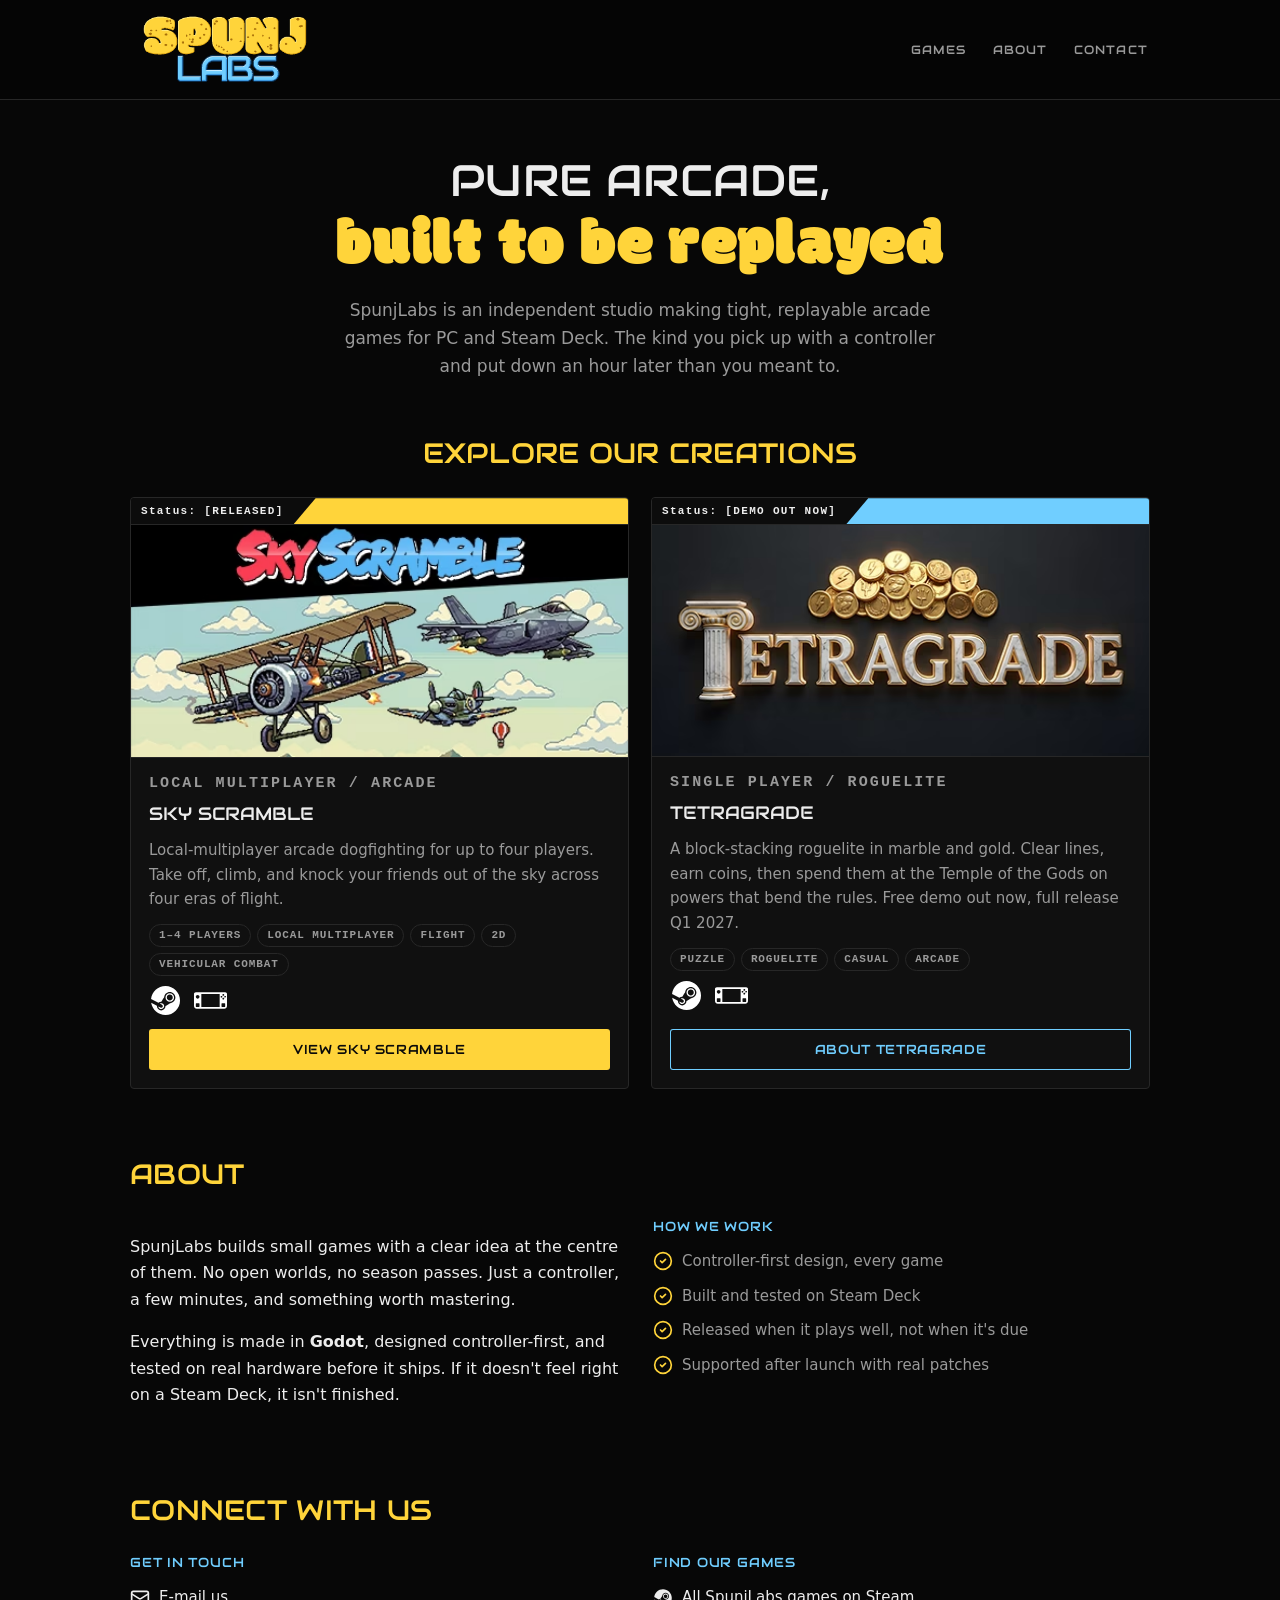
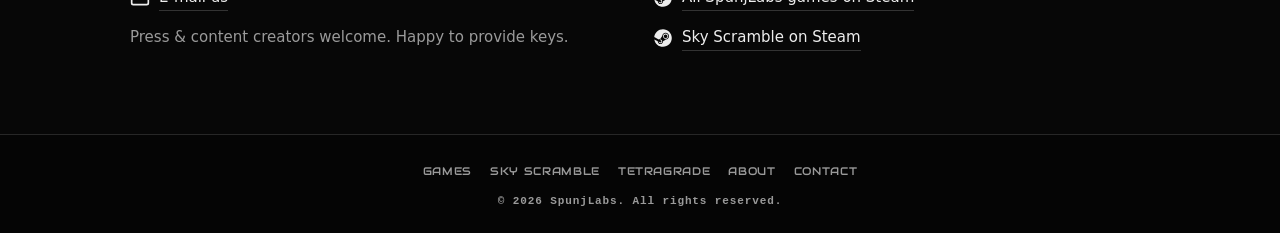
<file: index.html>
<!doctype html>
<html lang="en">
<head>
<meta charset="utf-8">
<meta name="viewport" content="width=device-width,initial-scale=1">
<title>SpunjLabs | Independent Game Studio</title>
<meta name="description" content="SpunjLabs is an independent game studio making pure arcade games for PC and Steam Deck, built to be replayed. Makers of Sky Scramble and Tetragrade.">
<link rel="canonical" href="https://spunjlabs.com/">
<meta name="color-scheme" content="dark">
<meta name="theme-color" content="#070707">
<link rel="preload" as="image" href="img/sky-scramble.avif" fetchpriority="high">
<link rel="icon" href="data:image/svg+xml,%3Csvg xmlns='http://www.w3.org/2000/svg' viewBox='0 0 32 32'%3E%3Crect width='32' height='32' rx='7' fill='%23070707'/%3E%3Ctext x='16' y='23' font-family='Verdana,DejaVu Sans,sans-serif' font-size='19' font-weight='700' fill='%23ffd43a' text-anchor='middle'%3ES%3C/text%3E%3Crect x='7' y='25' width='18' height='3' rx='1.5' fill='%2370ceff'/%3E%3C/svg%3E">
<meta property="og:type" content="website">
<meta property="og:site_name" content="SpunjLabs">
<meta property="og:title" content="SpunjLabs | Independent Game Studio">
<meta property="og:description" content="Pure arcade games for PC and Steam Deck, built to be replayed. Makers of Sky Scramble and Tetragrade.">
<meta property="og:url" content="https://spunjlabs.com/">
<meta property="og:image" content="https://spunjlabs.com/img/og-home.jpg">
<meta property="og:image:width" content="1200">
<meta property="og:image:height" content="630">
<meta name="twitter:card" content="summary_large_image">
<link rel="preconnect" href="https://fonts.googleapis.com">
<link rel="preconnect" href="https://fonts.gstatic.com" crossorigin>
<link rel="stylesheet" href="https://fonts.googleapis.com/css2?family=Audiowide&family=Modak&display=swap">
<link rel="stylesheet" href="style.css">
</head>
<body>
<a class="skip" href="#main">Skip to content</a>

<header class="site-head">
  <div class="head-in">
    <a class="brand" href="./" aria-label="SpunjLabs home">
      <img src="img/spunjlabs.png" alt="SpunjLabs" width="320" height="119" decoding="async">
    </a>
    <nav aria-label="Primary">
      <ul>
        <li><a href="#games">Games</a></li>
        <li><a href="#about">About</a></li>
        <li><a href="#contact">Contact</a></li>
      </ul>
    </nav>
  </div>
</header>

<main id="main">

  <div class="hero">
    <h1>Pure arcade,<br><span class="accent">built to be replayed</span></h1>
    <p class="lead">SpunjLabs is an independent studio making tight, replayable arcade games for PC and Steam Deck. The kind you pick up with a controller and put down an hour later than you meant to.</p>
  </div>

  <section class="sec center" id="games" aria-labelledby="games-h">
    <h2 id="games-h">Explore our creations</h2>
    <div class="grid">

      <article class="card">
        <div class="tab"><span>Status: [RELEASED]</span><i aria-hidden="true"></i></div>
        <a class="media" href="sky-scramble.html" tabindex="-1" aria-hidden="true">
          <img src="img/sky-scramble.avif" alt="Sky Scramble" width="460" height="215" fetchpriority="high" decoding="async">
        </a>
        <div class="card-body">
          <p class="eyebrow">Local Multiplayer / Arcade</p>
          <h3><a href="sky-scramble.html">Sky Scramble</a></h3>
          <p>Local-multiplayer arcade dogfighting for up to four players. Take off, climb, and knock your friends out of the sky across four eras of flight.</p>
          <ul class="chips">
            <li>1–4 Players</li><li>Local Multiplayer</li><li>Flight</li><li>2D</li><li>Vehicular Combat</li>
          </ul>
          <ul class="platforms">
            <li><svg xmlns="http://www.w3.org/2000/svg" viewBox="0 0 50 50" fill="currentColor" role="img" aria-label="Steam"><title>Steam</title><path d="M 25 3 C 13.59 3 4.209375 11.680781 3.109375 22.800781 L 14.300781 28.529297 C 15.430781 27.579297 16.9 27 18.5 27 L 18.550781 27 C 18.940781 26.4 19.389375 25.649141 19.859375 24.869141 C 20.839375 23.259141 21.939531 21.439062 23.019531 20.039062 C 23.259531 15.569063 26.97 12 31.5 12 C 36.19 12 40 15.81 40 20.5 C 40 25.03 36.430937 28.740469 31.960938 28.980469 C 30.560938 30.060469 28.750859 31.160859 27.130859 32.130859 C 26.350859 32.610859 25.6 33.059219 25 33.449219 L 25 33.5 C 25 37.09 22.09 40 18.5 40 C 14.91 40 12 37.09 12 33.5 C 12 33.33 12.009531 33.17 12.019531 33 L 3.2792969 28.519531 C 4.9692969 38.999531 14.05 47 25 47 C 37.15 47 47 37.15 47 25 C 47 12.85 37.15 3 25 3 z M 31.5 14 C 27.92 14 25 16.92 25 20.5 C 25 24.08 27.92 27 31.5 27 C 35.08 27 38 24.08 38 20.5 C 38 16.92 35.08 14 31.5 14 z M 31.5 16 C 33.99 16 36 18.01 36 20.5 C 36 22.99 33.99 25 31.5 25 C 29.01 25 27 22.99 27 20.5 C 27 18.01 29.01 16 31.5 16 z M 18.5 29 C 17.71 29 16.960313 29.200312 16.320312 29.570312 L 19.640625 31.269531 C 20.870625 31.899531 21.350469 33.410625 20.730469 34.640625 C 20.280469 35.500625 19.41 36 18.5 36 C 18.11 36 17.729375 35.910469 17.359375 35.730469 L 14.029297 34.019531 C 14.289297 36.259531 16.19 38 18.5 38 C 20.99 38 23 35.99 23 33.5 C 23 31.01 20.99 29 18.5 29 z"/></svg></li>
            <li><svg xmlns="http://www.w3.org/2000/svg" viewBox="0 0 36 36" fill="none" role="img" aria-label="Steam Deck"><title>Steam Deck</title><path fill="currentColor" fill-rule="evenodd" clip-rule="evenodd" d="M0 11C0 9.89543 0.895431 9 2 9H34C35.1046 9 36 9.89543 36 11V24C36 25.6569 34.6569 27 33 27H3C1.34315 27 0 25.6569 0 24V11ZM33 16C33 16.5523 32.5523 17 32 17C31.4477 17 31 16.5523 31 16C31 15.4477 31.4477 15 32 15C32.5523 15 33 15.4477 33 16ZM32 13C32.5523 13 33 12.5523 33 12C33 11.4477 32.5523 11 32 11C31.4477 11 31 11.4477 31 12C31 12.5523 31.4477 13 32 13ZM35 14C35 14.5523 34.5523 15 34 15C33.4477 15 33 14.5523 33 14C33 13.4477 33.4477 13 34 13C34.5523 13 35 13.4477 35 14ZM30 15C30.5523 15 31 14.5523 31 14C31 13.4477 30.5523 13 30 13C29.4477 13 29 13.4477 29 14C29 14.5523 29.4477 15 30 15ZM6 14C6 15.1046 5.10457 16 4 16C2.89543 16 2 15.1046 2 14C2 12.8954 2.89543 12 4 12C5.10457 12 6 12.8954 6 14ZM2.5 21C2.22386 21 2 21.2239 2 21.5V24.5C2 24.7761 2.22386 25 2.5 25H5.5C5.77614 25 6 24.7761 6 24.5V21.5C6 21.2239 5.77614 21 5.5 21H2.5ZM30 21.5C30 21.2239 30.2239 21 30.5 21H33.5C33.7761 21 34 21.2239 34 21.5V24.5C34 24.7761 33.7761 25 33.5 25H30.5C30.2239 25 30 24.7761 30 24.5V21.5ZM28 11H8V25H28V11Z"/></svg></li>
          </ul>
          <a class="btn" href="sky-scramble.html">View Sky Scramble</a>
        </div>
      </article>

      <article class="card">
        <div class="tab"><span>Status: [DEMO OUT NOW]</span><i class="blue" aria-hidden="true"></i></div>
        <a class="media" href="tetragrade.html" tabindex="-1" aria-hidden="true">
          <img src="img/tetragrade.avif" alt="Tetragrade" width="920" height="430" decoding="async">
        </a>
        <div class="card-body">
          <p class="eyebrow">Single Player / Roguelite</p>
          <h3><a href="tetragrade.html">Tetragrade</a></h3>
          <p>A block-stacking roguelite in marble and gold. Clear lines, earn coins, then spend them at the Temple of the Gods on powers that bend the rules. Free demo out now, full release Q1 2027.</p>
          <ul class="chips">
            <li>Puzzle</li><li>Roguelite</li><li>Casual</li><li>Arcade</li>
          </ul>
          <ul class="platforms">
            <li><svg xmlns="http://www.w3.org/2000/svg" viewBox="0 0 50 50" fill="currentColor" role="img" aria-label="Steam"><title>Steam</title><path d="M 25 3 C 13.59 3 4.209375 11.680781 3.109375 22.800781 L 14.300781 28.529297 C 15.430781 27.579297 16.9 27 18.5 27 L 18.550781 27 C 18.940781 26.4 19.389375 25.649141 19.859375 24.869141 C 20.839375 23.259141 21.939531 21.439062 23.019531 20.039062 C 23.259531 15.569063 26.97 12 31.5 12 C 36.19 12 40 15.81 40 20.5 C 40 25.03 36.430937 28.740469 31.960938 28.980469 C 30.560938 30.060469 28.750859 31.160859 27.130859 32.130859 C 26.350859 32.610859 25.6 33.059219 25 33.449219 L 25 33.5 C 25 37.09 22.09 40 18.5 40 C 14.91 40 12 37.09 12 33.5 C 12 33.33 12.009531 33.17 12.019531 33 L 3.2792969 28.519531 C 4.9692969 38.999531 14.05 47 25 47 C 37.15 47 47 37.15 47 25 C 47 12.85 37.15 3 25 3 z M 31.5 14 C 27.92 14 25 16.92 25 20.5 C 25 24.08 27.92 27 31.5 27 C 35.08 27 38 24.08 38 20.5 C 38 16.92 35.08 14 31.5 14 z M 31.5 16 C 33.99 16 36 18.01 36 20.5 C 36 22.99 33.99 25 31.5 25 C 29.01 25 27 22.99 27 20.5 C 27 18.01 29.01 16 31.5 16 z M 18.5 29 C 17.71 29 16.960313 29.200312 16.320312 29.570312 L 19.640625 31.269531 C 20.870625 31.899531 21.350469 33.410625 20.730469 34.640625 C 20.280469 35.500625 19.41 36 18.5 36 C 18.11 36 17.729375 35.910469 17.359375 35.730469 L 14.029297 34.019531 C 14.289297 36.259531 16.19 38 18.5 38 C 20.99 38 23 35.99 23 33.5 C 23 31.01 20.99 29 18.5 29 z"/></svg></li>
            <li><svg xmlns="http://www.w3.org/2000/svg" viewBox="0 0 36 36" fill="none" role="img" aria-label="Steam Deck"><title>Steam Deck</title><path fill="currentColor" fill-rule="evenodd" clip-rule="evenodd" d="M0 11C0 9.89543 0.895431 9 2 9H34C35.1046 9 36 9.89543 36 11V24C36 25.6569 34.6569 27 33 27H3C1.34315 27 0 25.6569 0 24V11ZM33 16C33 16.5523 32.5523 17 32 17C31.4477 17 31 16.5523 31 16C31 15.4477 31.4477 15 32 15C32.5523 15 33 15.4477 33 16ZM32 13C32.5523 13 33 12.5523 33 12C33 11.4477 32.5523 11 32 11C31.4477 11 31 11.4477 31 12C31 12.5523 31.4477 13 32 13ZM35 14C35 14.5523 34.5523 15 34 15C33.4477 15 33 14.5523 33 14C33 13.4477 33.4477 13 34 13C34.5523 13 35 13.4477 35 14ZM30 15C30.5523 15 31 14.5523 31 14C31 13.4477 30.5523 13 30 13C29.4477 13 29 13.4477 29 14C29 14.5523 29.4477 15 30 15ZM6 14C6 15.1046 5.10457 16 4 16C2.89543 16 2 15.1046 2 14C2 12.8954 2.89543 12 4 12C5.10457 12 6 12.8954 6 14ZM2.5 21C2.22386 21 2 21.2239 2 21.5V24.5C2 24.7761 2.22386 25 2.5 25H5.5C5.77614 25 6 24.7761 6 24.5V21.5C6 21.2239 5.77614 21 5.5 21H2.5ZM30 21.5C30 21.2239 30.2239 21 30.5 21H33.5C33.7761 21 34 21.2239 34 21.5V24.5C34 24.7761 33.7761 25 33.5 25H30.5C30.2239 25 30 24.7761 30 24.5V21.5ZM28 11H8V25H28V11Z"/></svg></li>
          </ul>
          <a class="btn ghost" href="tetragrade.html" aria-label="Learn more about Tetragrade">About Tetragrade</a>
        </div>
      </article>

    </div>
  </section>

  <section class="sec cv" id="about" aria-labelledby="about-h">
    <h2 id="about-h">About</h2>
    <div class="cols">
      <div>
        <p>SpunjLabs builds small games with a clear idea at the centre of them. No open worlds, no season passes. Just a controller, a few minutes, and something worth mastering.</p>
        <p>Everything is made in <strong>Godot</strong>, designed controller-first, and tested on real hardware before it ships. If it doesn't feel right on a Steam Deck, it isn't finished.</p>
      </div>
      <div>
        <h3>How we work</h3>
        <ul class="link-list check-list">
          <li class="note"><svg xmlns="http://www.w3.org/2000/svg" viewBox="0 0 24 24" fill="none" stroke="currentColor" stroke-width="2" stroke-linecap="round" stroke-linejoin="round" aria-hidden="true" focusable="false"><circle cx="12" cy="12" r="10"/><path d="m9 12 2 2 4-4"/></svg><span>Controller-first design, every game</span></li>
          <li class="note"><svg xmlns="http://www.w3.org/2000/svg" viewBox="0 0 24 24" fill="none" stroke="currentColor" stroke-width="2" stroke-linecap="round" stroke-linejoin="round" aria-hidden="true" focusable="false"><circle cx="12" cy="12" r="10"/><path d="m9 12 2 2 4-4"/></svg><span>Built and tested on Steam Deck</span></li>
          <li class="note"><svg xmlns="http://www.w3.org/2000/svg" viewBox="0 0 24 24" fill="none" stroke="currentColor" stroke-width="2" stroke-linecap="round" stroke-linejoin="round" aria-hidden="true" focusable="false"><circle cx="12" cy="12" r="10"/><path d="m9 12 2 2 4-4"/></svg><span>Released when it plays well, not when it&#39;s due</span></li>
          <li class="note"><svg xmlns="http://www.w3.org/2000/svg" viewBox="0 0 24 24" fill="none" stroke="currentColor" stroke-width="2" stroke-linecap="round" stroke-linejoin="round" aria-hidden="true" focusable="false"><circle cx="12" cy="12" r="10"/><path d="m9 12 2 2 4-4"/></svg><span>Supported after launch with real patches</span></li>
        </ul>
      </div>
    </div>
  </section>

  <section class="sec cv" id="contact" aria-labelledby="contact-h">
    <h2 id="contact-h">Connect with us</h2>
    <div class="cols">
      <div>
        <h3>Get in touch</h3>
        <ul class="link-list">
          <li><a class="icon-link" href="mailto:spunjlabs@gmail.com"><svg xmlns="http://www.w3.org/2000/svg" viewBox="0 0 24 24" fill="none" stroke="currentColor" stroke-width="2" stroke-linecap="round" stroke-linejoin="round" aria-hidden="true" focusable="false"><path d="m22 7-8.991 5.727a2 2 0 0 1-2.009 0L2 7"/><rect x="2" y="4" width="20" height="16" rx="2"/></svg><span>E-mail us</span></a></li>
          <li class="note">Press &amp; content creators welcome. Happy to provide keys.</li>
        </ul>
      </div>
      <div>
        <h3>Find our games</h3>
        <ul class="link-list">
          <li><a class="icon-link" href="https://store.steampowered.com/search/?developer=SpunjLabs" rel="noopener"><svg xmlns="http://www.w3.org/2000/svg" viewBox="0 0 50 50" fill="currentColor" aria-hidden="true" focusable="false"><path d="M 25 3 C 13.59 3 4.209375 11.680781 3.109375 22.800781 L 14.300781 28.529297 C 15.430781 27.579297 16.9 27 18.5 27 L 18.550781 27 C 18.940781 26.4 19.389375 25.649141 19.859375 24.869141 C 20.839375 23.259141 21.939531 21.439062 23.019531 20.039062 C 23.259531 15.569063 26.97 12 31.5 12 C 36.19 12 40 15.81 40 20.5 C 40 25.03 36.430937 28.740469 31.960938 28.980469 C 30.560938 30.060469 28.750859 31.160859 27.130859 32.130859 C 26.350859 32.610859 25.6 33.059219 25 33.449219 L 25 33.5 C 25 37.09 22.09 40 18.5 40 C 14.91 40 12 37.09 12 33.5 C 12 33.33 12.009531 33.17 12.019531 33 L 3.2792969 28.519531 C 4.9692969 38.999531 14.05 47 25 47 C 37.15 47 47 37.15 47 25 C 47 12.85 37.15 3 25 3 z M 31.5 14 C 27.92 14 25 16.92 25 20.5 C 25 24.08 27.92 27 31.5 27 C 35.08 27 38 24.08 38 20.5 C 38 16.92 35.08 14 31.5 14 z M 31.5 16 C 33.99 16 36 18.01 36 20.5 C 36 22.99 33.99 25 31.5 25 C 29.01 25 27 22.99 27 20.5 C 27 18.01 29.01 16 31.5 16 z M 18.5 29 C 17.71 29 16.960313 29.200312 16.320312 29.570312 L 19.640625 31.269531 C 20.870625 31.899531 21.350469 33.410625 20.730469 34.640625 C 20.280469 35.500625 19.41 36 18.5 36 C 18.11 36 17.729375 35.910469 17.359375 35.730469 L 14.029297 34.019531 C 14.289297 36.259531 16.19 38 18.5 38 C 20.99 38 23 35.99 23 33.5 C 23 31.01 20.99 29 18.5 29 z"/></svg><span>All SpunjLabs games on Steam</span></a></li>
          <li><a class="icon-link" href="https://store.steampowered.com/app/4885880/" rel="noopener"><svg xmlns="http://www.w3.org/2000/svg" viewBox="0 0 50 50" fill="currentColor" aria-hidden="true" focusable="false"><path d="M 25 3 C 13.59 3 4.209375 11.680781 3.109375 22.800781 L 14.300781 28.529297 C 15.430781 27.579297 16.9 27 18.5 27 L 18.550781 27 C 18.940781 26.4 19.389375 25.649141 19.859375 24.869141 C 20.839375 23.259141 21.939531 21.439062 23.019531 20.039062 C 23.259531 15.569063 26.97 12 31.5 12 C 36.19 12 40 15.81 40 20.5 C 40 25.03 36.430937 28.740469 31.960938 28.980469 C 30.560938 30.060469 28.750859 31.160859 27.130859 32.130859 C 26.350859 32.610859 25.6 33.059219 25 33.449219 L 25 33.5 C 25 37.09 22.09 40 18.5 40 C 14.91 40 12 37.09 12 33.5 C 12 33.33 12.009531 33.17 12.019531 33 L 3.2792969 28.519531 C 4.9692969 38.999531 14.05 47 25 47 C 37.15 47 47 37.15 47 25 C 47 12.85 37.15 3 25 3 z M 31.5 14 C 27.92 14 25 16.92 25 20.5 C 25 24.08 27.92 27 31.5 27 C 35.08 27 38 24.08 38 20.5 C 38 16.92 35.08 14 31.5 14 z M 31.5 16 C 33.99 16 36 18.01 36 20.5 C 36 22.99 33.99 25 31.5 25 C 29.01 25 27 22.99 27 20.5 C 27 18.01 29.01 16 31.5 16 z M 18.5 29 C 17.71 29 16.960313 29.200312 16.320312 29.570312 L 19.640625 31.269531 C 20.870625 31.899531 21.350469 33.410625 20.730469 34.640625 C 20.280469 35.500625 19.41 36 18.5 36 C 18.11 36 17.729375 35.910469 17.359375 35.730469 L 14.029297 34.019531 C 14.289297 36.259531 16.19 38 18.5 38 C 20.99 38 23 35.99 23 33.5 C 23 31.01 20.99 29 18.5 29 z"/></svg><span>Sky Scramble on Steam</span></a></li>
        </ul>
      </div>
    </div>
  </section>

</main>

<footer class="site-foot">
  <div class="foot-in">
    <nav aria-label="Footer">
      <ul class="foot-nav">
        <li><a href="#games">Games</a></li>
        <li><a href="sky-scramble.html">Sky Scramble</a></li>
        <li><a href="tetragrade.html">Tetragrade</a></li>
        <li><a href="#about">About</a></li>
        <li><a href="mailto:spunjlabs@gmail.com">Contact</a></li>
      </ul>
    </nav>
    <p class="copy">© 2026 SpunjLabs. All rights reserved.</p>
  </div>
</footer>

<script type="application/ld+json">
{"@context":"https://schema.org","@type":"Organization","name":"SpunjLabs","url":"https://spunjlabs.com/","logo":"https://spunjlabs.com/img/spunjlabs.png","description":"Independent game studio making pure arcade games for PC and Steam Deck, built to be replayed.","sameAs":["https://store.steampowered.com/search/?developer=SpunjLabs"]}
</script>
</body>
</html>
</file>
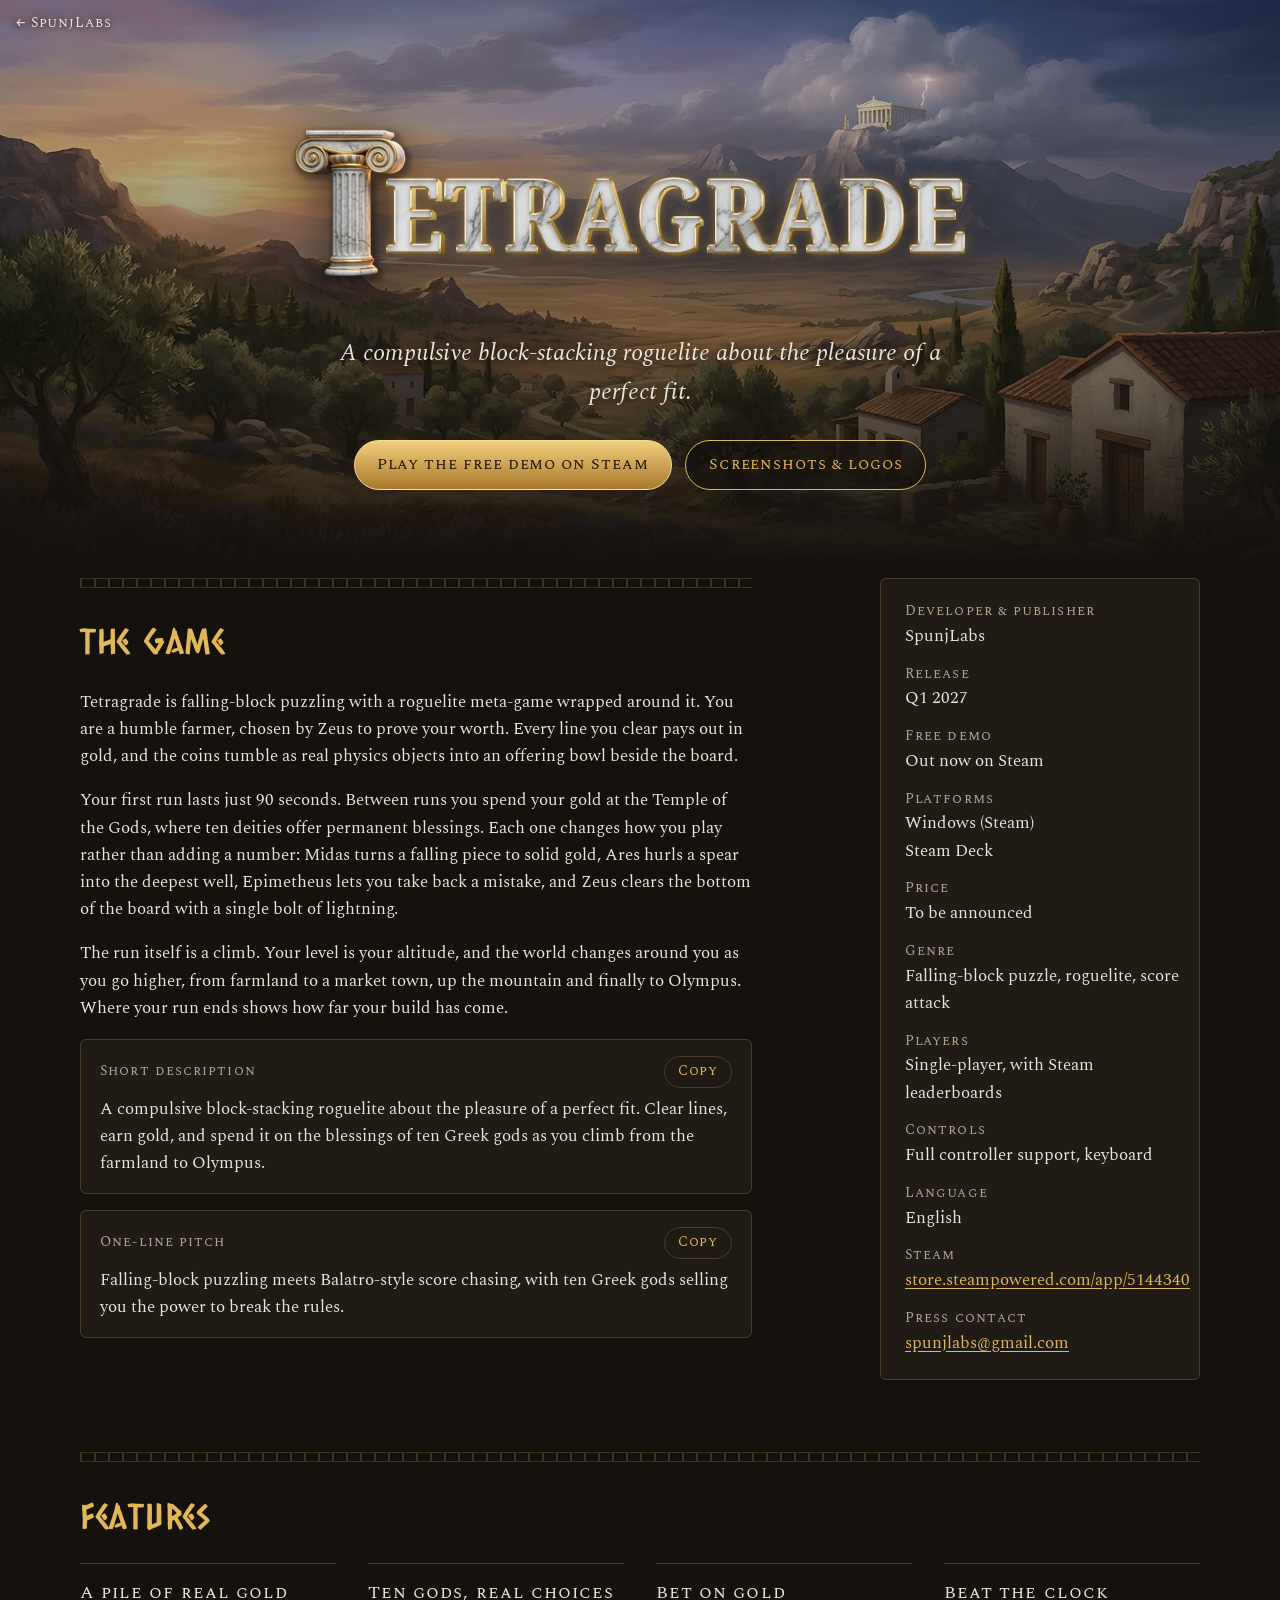
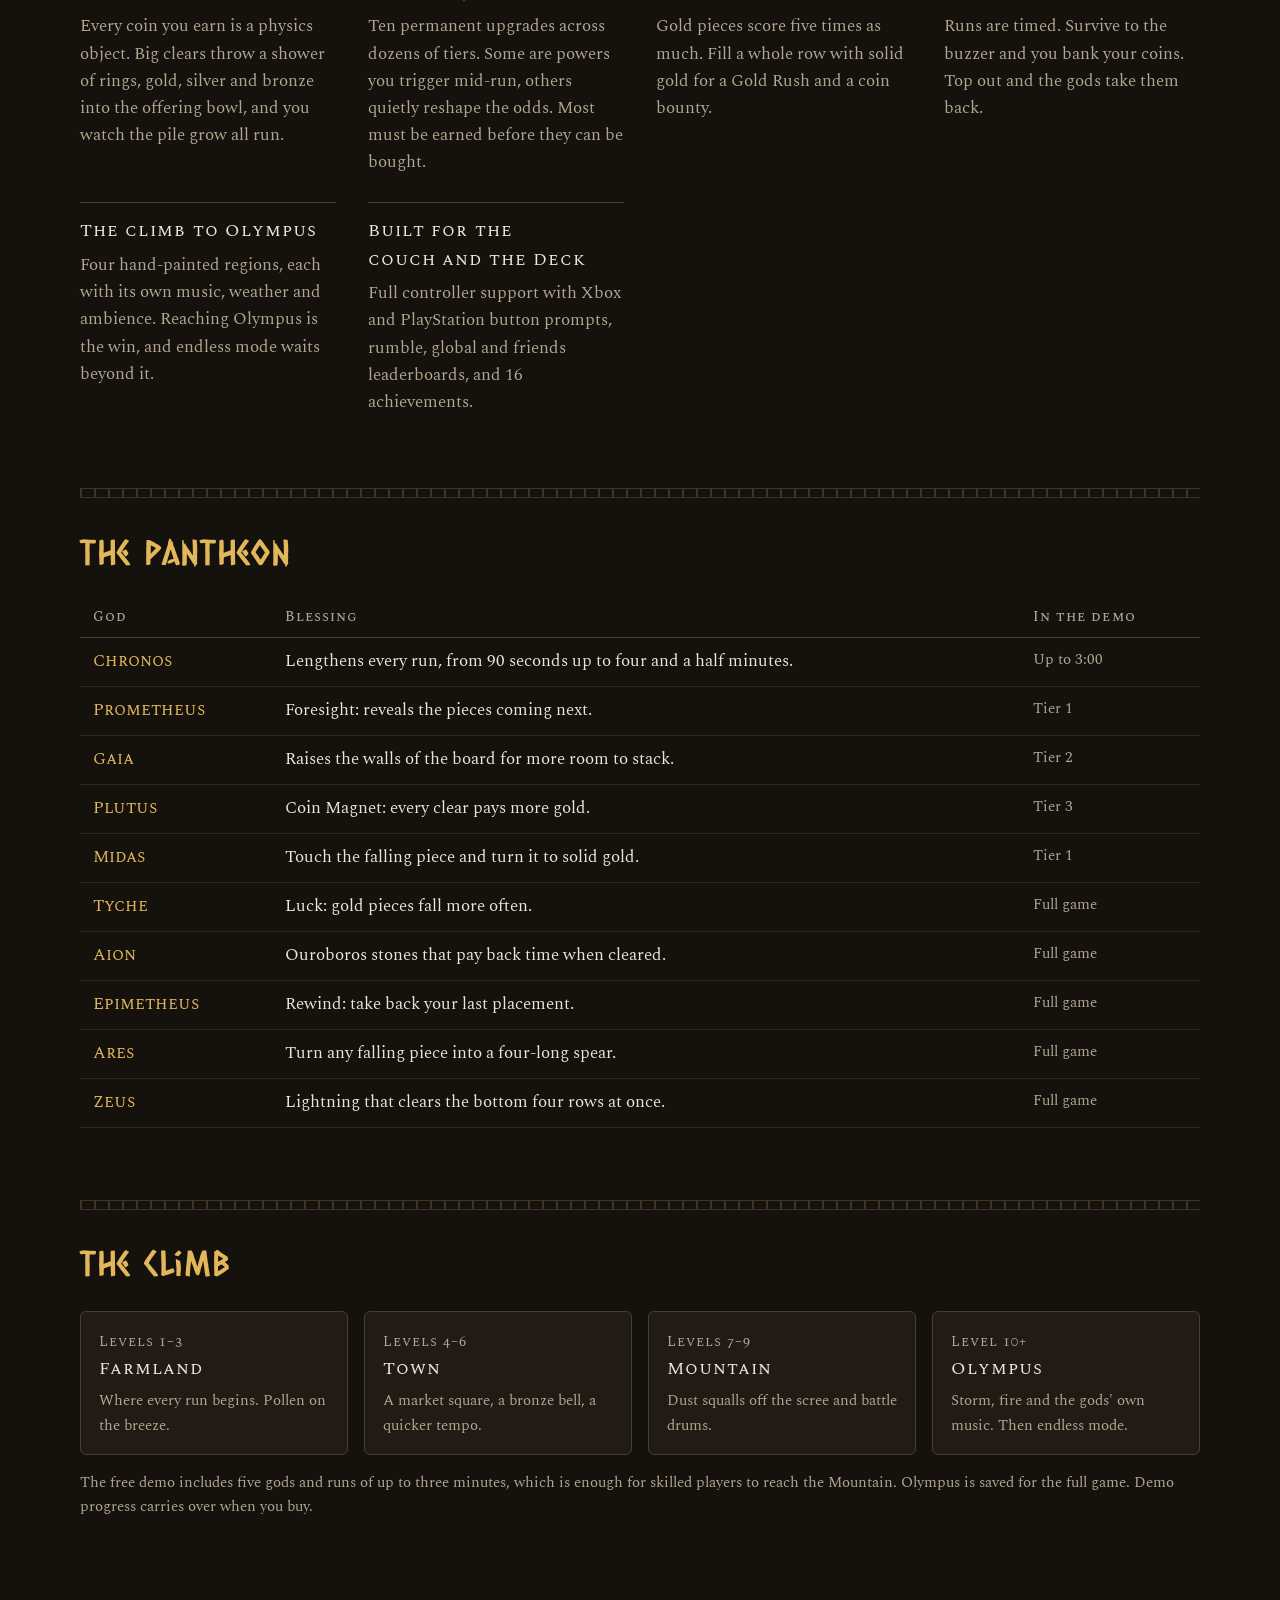
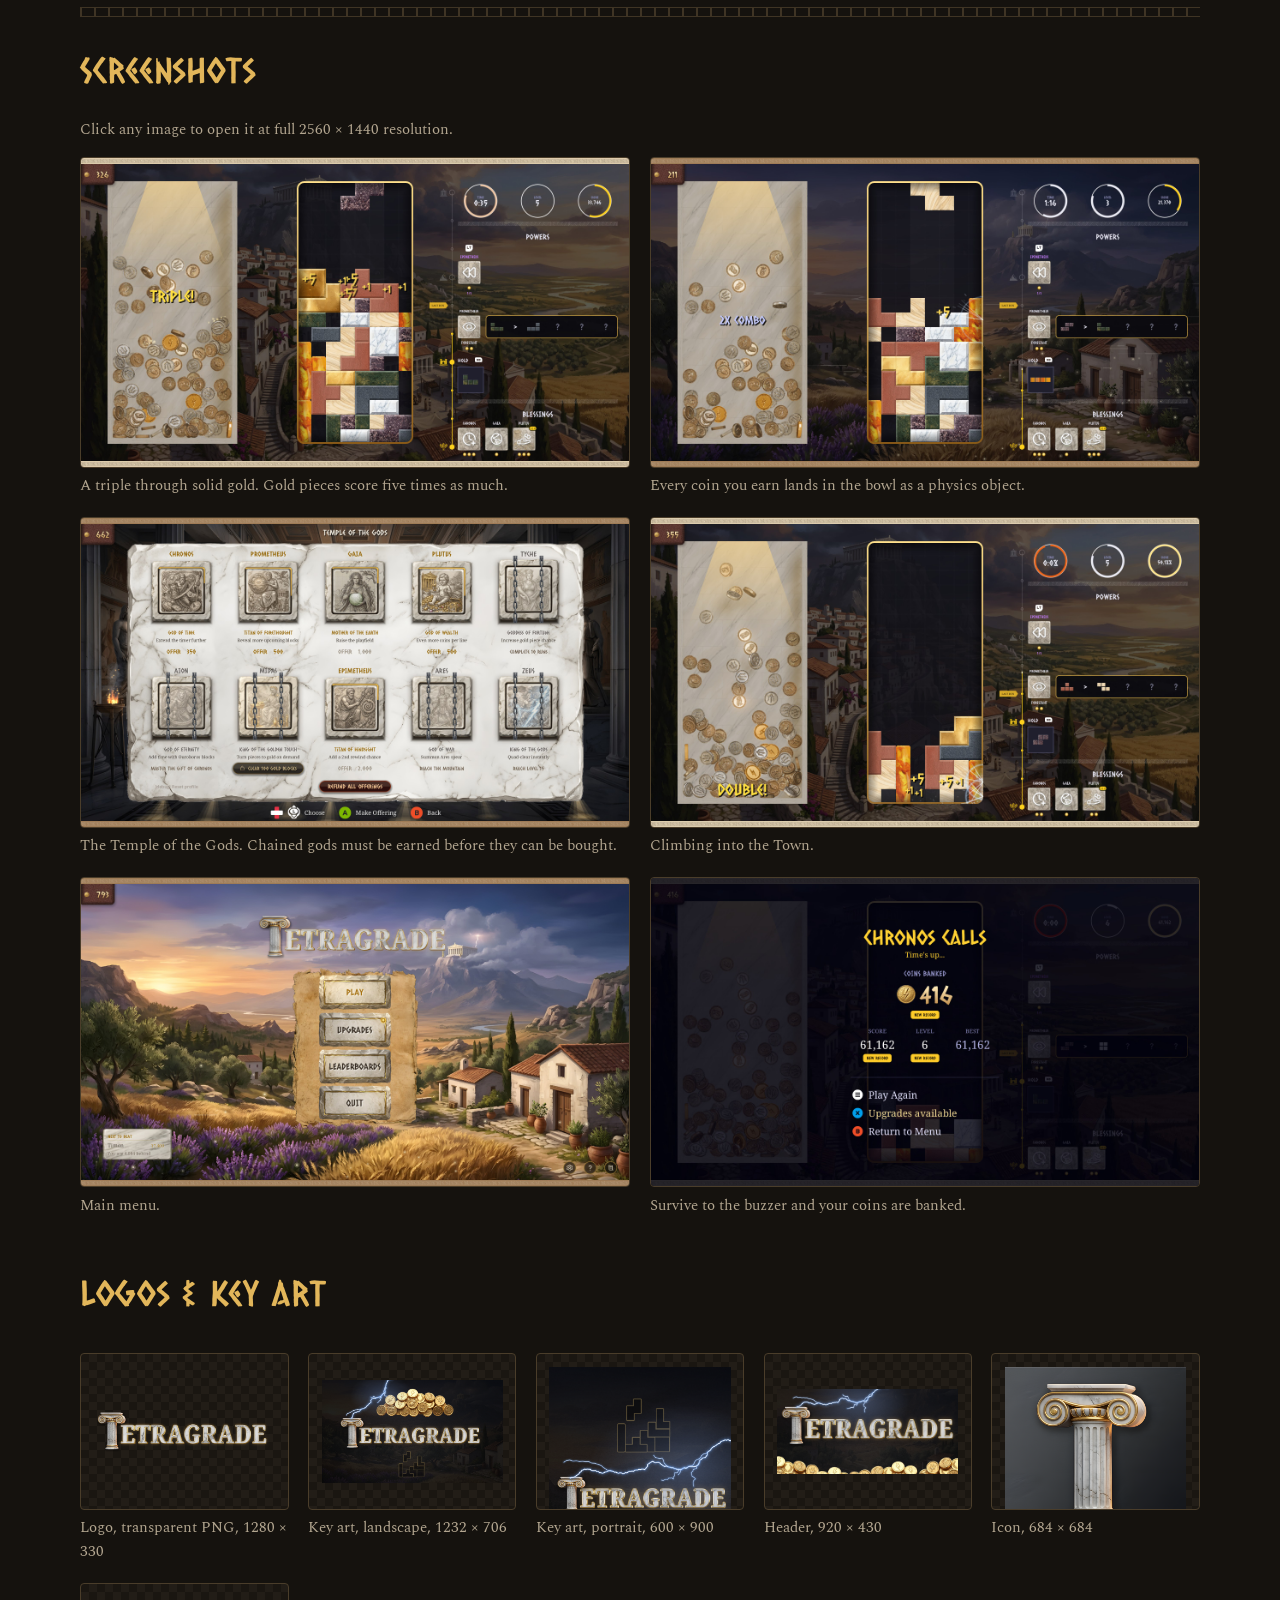
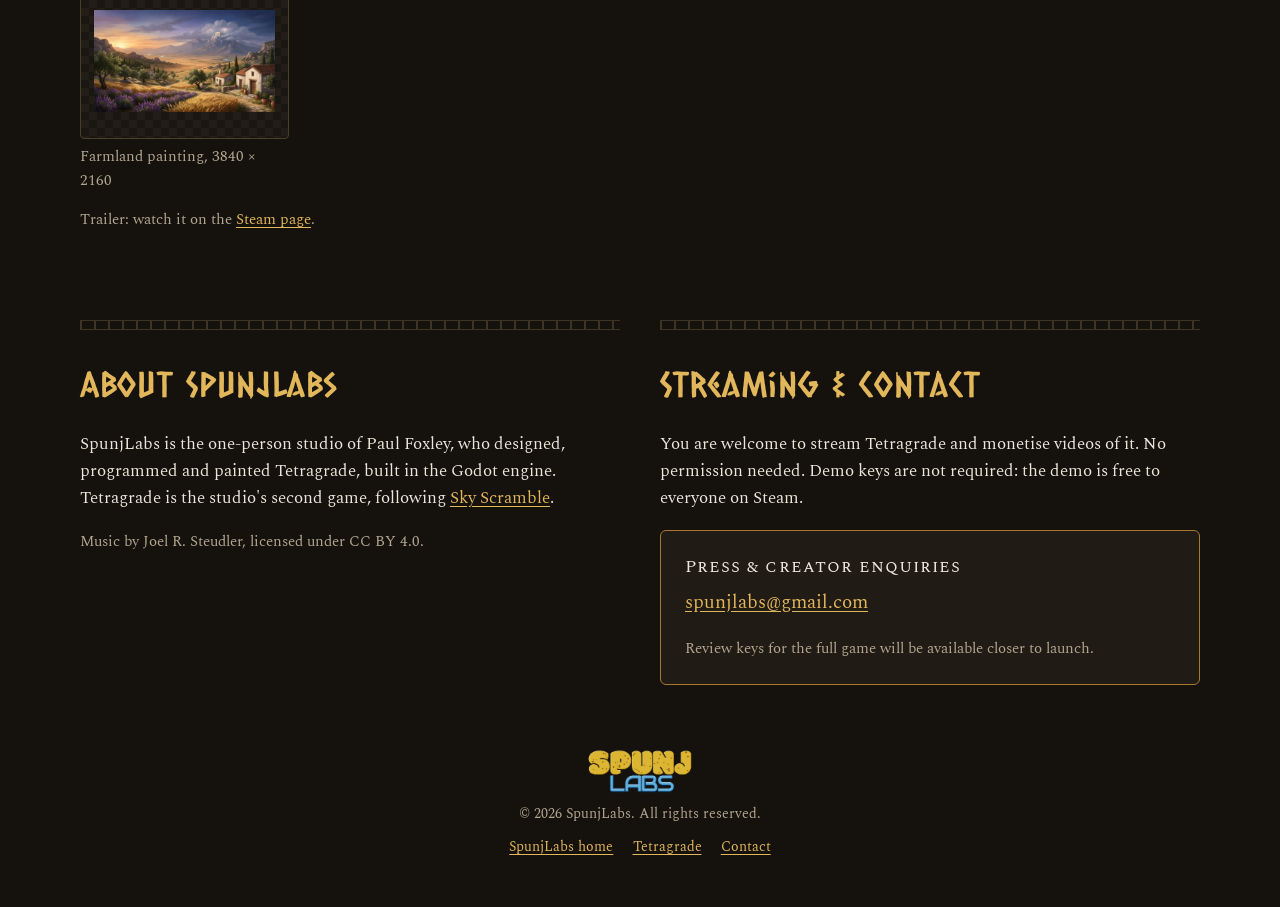
<file: tetragrade-press/index.html>
<!doctype html>
<html lang="en">
<head>
<meta charset="utf-8">
<meta name="viewport" content="width=device-width,initial-scale=1,viewport-fit=cover">
<title>Tetragrade Press Kit | SpunjLabs</title>
<meta name="description" content="Press kit for Tetragrade, a compulsive block-stacking roguelite by SpunjLabs. Fact sheet, descriptions, features, screenshots, logos and key art.">
<link rel="canonical" href="https://spunjlabs.com/tetragrade-press/">
<meta name="color-scheme" content="dark">
<meta name="theme-color" content="#15120e">
<link rel="icon" href="data:image/svg+xml,%3Csvg xmlns='http://www.w3.org/2000/svg' viewBox='0 0 32 32'%3E%3Crect width='32' height='32' rx='7' fill='%23070707'/%3E%3Ctext x='16' y='23' font-family='Verdana,DejaVu Sans,sans-serif' font-size='19' font-weight='700' fill='%23ffd43a' text-anchor='middle'%3ES%3C/text%3E%3Crect x='7' y='25' width='18' height='3' rx='1.5' fill='%2370ceff'/%3E%3C/svg%3E">
<meta property="og:type" content="website">
<meta property="og:site_name" content="SpunjLabs">
<meta property="og:title" content="Tetragrade Press Kit | SpunjLabs">
<meta property="og:description" content="A compulsive block-stacking roguelite about the pleasure of a perfect fit. Fact sheet, screenshots, logos and key art.">
<meta property="og:url" content="https://spunjlabs.com/tetragrade-press/">
<meta property="og:image" content="https://spunjlabs.com/tetragrade-press/media/keyart-wide.png">
<meta property="og:image:width" content="1232">
<meta property="og:image:height" content="706">
<meta name="twitter:card" content="summary_large_image">
<link rel="preload" as="image" href="media/hero-bg.jpg" fetchpriority="high">
<link rel="preconnect" href="https://fonts.googleapis.com">
<link rel="preconnect" href="https://fonts.gstatic.com" crossorigin>
<link rel="stylesheet" href="https://fonts.googleapis.com/css2?family=Caesar+Dressing&family=Spectral:ital,wght@0,400;0,500;0,700;1,400&family=Spectral+SC:wght@500&display=swap">
<style>
/* Layout: a temple frieze. Full-bleed painted hero, then a single 72rem column of marble
   "tablets" on night stone, with a fact-sheet aside beside the description on wide screens. */
:root {
  --night: #15120e;        /* page ground: the in-game backdrop at a third brightness */
  --stone: #201b15;        /* raised panels */
  --rule: #4a3d2a;         /* hairlines, frames */
  --marble: #ece6da;       /* body text, read as pale stone */
  --muted: #b3a690;        /* captions, labels */
  --gold: #e2b65a;         /* the one accent: coins, headings */
  --gold-deep: #a8792c;
  --display: "Caesar Dressing", "Trajan Pro", Georgia, serif;
  --body: "Spectral", Georgia, "Times New Roman", serif;
  --label: "Spectral SC", "Spectral", Georgia, serif;
  color-scheme: dark;
}
* { box-sizing: border-box; }
html { scroll-padding-top: env(safe-area-inset-top, 0px); }
body { margin: 0; padding: env(safe-area-inset-top, 0px) 0 env(safe-area-inset-bottom, 0px); background: var(--night); color: var(--marble); font-family: var(--body); font-size: 1.0625rem; line-height: 1.6; }
img { max-width: 100%; }
a { color: var(--gold); text-underline-offset: 3px; }
a:focus-visible, button:focus-visible { outline: 2px solid var(--gold); outline-offset: 3px; }
h1, h2, h3 { text-wrap: balance; font-weight: 400; }
h2 { font-family: var(--display); color: var(--gold); font-size: clamp(1.7rem, 3vw, 2.2rem); letter-spacing: .02em; margin: 0 0 1.2rem; }
h3 { font-family: var(--label); font-size: 1.1rem; letter-spacing: .06em; color: var(--marble); margin: 0 0 .4rem; }
p { margin: 0 0 1em; }
.skip { position: absolute; left: -9999px; top: 8px; background: var(--gold); color: #1d1408; padding: .4rem .8rem; border-radius: 4px; z-index: 10; }
.skip:focus { left: 8px; }

/* ---------- hero ---------- */
.hero { position: relative; padding-inline: 16px; padding-block: clamp(3rem, 9vw, 7rem) clamp(2.5rem, 6vw, 4.5rem);
  background: linear-gradient(180deg, rgba(21,18,14,.15) 0%, rgba(21,18,14,.55) 60%, var(--night) 100%), url("media/hero-bg.jpg") center 35% / cover no-repeat;
  text-align: center; }
.hero .home { position: absolute; top: 12px; left: 16px; font-family: var(--label); letter-spacing: .06em; font-size: .9rem; color: var(--marble); text-decoration: none; text-shadow: 0 1px 6px rgba(0,0,0,.9); }
.hero .home:hover { color: var(--gold); }
.hero h1 { margin: 0; }
.hero img.logo { width: min(720px, 92%); height: auto; filter: drop-shadow(0 6px 24px rgba(0,0,0,.6)); }
.hero .tagline { font-size: clamp(1.15rem, 2.4vw, 1.5rem); font-style: italic; max-width: 40rem; margin: 1.2rem auto 1.8rem; text-shadow: 0 2px 10px rgba(0,0,0,.85); }
.cta { display: flex; flex-wrap: wrap; gap: .8rem; justify-content: center; }
.btn { display: inline-flex; align-items: center; gap: .5rem; padding: .7rem 1.4rem; border-radius: 999px; font-family: var(--label); letter-spacing: .06em; font-size: 1rem; text-decoration: none; border: 1px solid var(--gold); }
.btn.primary { background: linear-gradient(180deg, #f1cf7d, var(--gold-deep)); color: #1d1408; border-color: #f6dc97; }
.btn.ghost { background: rgba(21,18,14,.7); color: var(--gold); }

/* ---------- page column ---------- */
main { max-width: 72rem; margin: 0 auto; padding-inline: 16px; padding-block: 1rem 4rem; display: grid; gap: clamp(3rem, 6vw, 4.5rem); }
section { min-width: 0; }
.meander { height: 10px; background:
  repeating-linear-gradient(90deg, var(--rule) 0 2px, transparent 2px 14px),
  linear-gradient(var(--rule), var(--rule)) top / 100% 1px no-repeat,
  linear-gradient(var(--rule), var(--rule)) bottom / 100% 1px no-repeat; opacity: .8; margin-bottom: 1.6rem; }

/* intro: description + fact sheet */
.intro { display: grid; grid-template-columns: minmax(0, 1fr) 20rem; gap: 2.5rem; align-items: start; }
.intro .copy { max-width: 42rem; }
.facts { background: var(--stone); border: 1px solid var(--rule); border-radius: 6px; padding: 1.4rem 1.5rem; }
.facts dl { margin: 0; display: grid; gap: .85rem; }
.facts dt { font-family: var(--label); color: var(--muted); font-size: .85rem; letter-spacing: .08em; }
.facts dd { margin: 0; }

.copyblock { background: var(--stone); border: 1px solid var(--rule); border-radius: 6px; padding: 1rem 1.2rem; margin-bottom: 1rem; }
.copyblock header { display: flex; justify-content: space-between; align-items: center; gap: 1rem; margin-bottom: .5rem; }
.copyblock header span { font-family: var(--label); color: var(--muted); font-size: .85rem; letter-spacing: .08em; }
.copyblock p:last-child { margin-bottom: 0; }
button.copy { font: inherit; font-family: var(--label); font-size: .85rem; letter-spacing: .06em; color: var(--gold); background: transparent; border: 1px solid var(--rule); border-radius: 999px; padding: .25rem .8rem; cursor: pointer; }
button.copy:hover { border-color: var(--gold); }

/* features */
.features { display: grid; grid-template-columns: repeat(auto-fit, minmax(16rem, 1fr)); gap: 1.6rem 2rem; }
.features div { min-width: 0; border-top: 1px solid var(--rule); padding-top: .9rem; }
.features p { color: var(--muted); margin: 0; }

/* pantheon table */
.gods { width: 100%; border-collapse: collapse; }
.gods th { text-align: left; font-family: var(--label); font-weight: 500; color: var(--muted); font-size: .85rem; letter-spacing: .08em; padding: .5rem .8rem; border-bottom: 1px solid var(--rule); }
.gods td { padding: .65rem .8rem; border-bottom: 1px solid rgba(74,61,42,.5); vertical-align: top; }
.gods td:first-child { font-family: var(--label); color: var(--gold); white-space: nowrap; }
.gods td.demo { color: var(--muted); font-size: .95rem; white-space: nowrap; }
.scroll { overflow-x: auto; }

/* biomes */
.climb { display: grid; grid-template-columns: repeat(4, minmax(0, 1fr)); gap: 1rem; }
.climb div { background: var(--stone); border: 1px solid var(--rule); border-radius: 6px; padding: 1rem 1.1rem; }
.climb .lv { font-family: var(--label); color: var(--muted); font-size: .85rem; letter-spacing: .08em; }
.climb p { margin: .3rem 0 0; color: var(--muted); font-size: .95rem; }

/* media */
.shots { display: grid; grid-template-columns: repeat(2, minmax(0, 1fr)); gap: 1.2rem; }
figure { margin: 0; min-width: 0; }
figure a { display: block; border: 1px solid var(--rule); border-radius: 4px; overflow: hidden; }
figure img { display: block; width: 100%; height: auto; aspect-ratio: 16 / 9; object-fit: cover; transition: transform .3s ease; }
figure a:hover img { transform: scale(1.02); }
figcaption { color: var(--muted); font-size: .92rem; margin-top: .4rem; }
.art { display: grid; grid-template-columns: repeat(auto-fit, minmax(13rem, 1fr)); gap: 1.2rem; margin-top: 2rem; }
.art figure a { background: repeating-conic-gradient(#221d17 0 25%, #1a1611 0 50%) 0 0 / 16px 16px; display: grid; place-items: center; aspect-ratio: 4 / 3; padding: .8rem; }
.art figure img { aspect-ratio: auto; max-height: 100%; width: auto; max-width: 100%; object-fit: contain; }
.note { color: var(--muted); font-size: .95rem; }

/* about + contact */
.two { display: grid; grid-template-columns: repeat(2, minmax(0, 1fr)); gap: 2.5rem; }
.contact { background: var(--stone); border: 1px solid var(--gold-deep); border-radius: 6px; padding: 1.4rem 1.5rem; }
.contact .addr { font-size: 1.2rem; word-break: break-all; }
footer { text-align: center; color: var(--muted); font-size: .9rem; padding-inline: 16px; padding-block: 0 3rem; }
footer img { width: 120px; opacity: .85; display: block; margin: 0 auto .6rem; }
footer nav { margin-top: .6rem; display: flex; flex-wrap: wrap; gap: .4rem 1.2rem; justify-content: center; }

@media (max-width: 820px) {
  .intro, .two { grid-template-columns: 1fr; }
  .climb { grid-template-columns: repeat(2, minmax(0, 1fr)); }
  .shots { grid-template-columns: 1fr; }
}
@media (prefers-reduced-motion: reduce) { figure img { transition: none; } }
</style>
</head>
<body>
<a class="skip" href="#main">Skip to content</a>

<header class="hero">
  <a class="home" href="../">&larr; SpunjLabs</a>
  <h1><img class="logo" src="media/logo.png" alt="Tetragrade" width="1280" height="330"></h1>
  <p class="tagline">A compulsive block-stacking roguelite about the pleasure of a perfect fit.</p>
  <div class="cta">
    <a class="btn primary" href="https://store.steampowered.com/app/5144340/Tetragrade/" target="_blank" rel="noopener">Play the free demo on Steam</a>
    <a class="btn ghost" href="#media">Screenshots &amp; logos</a>
  </div>
</header>

<main id="main">

  <section class="intro" aria-labelledby="about-game">
    <div class="copy">
      <div class="meander"></div>
      <h2 id="about-game">The game</h2>
      <p>Tetragrade is falling-block puzzling with a roguelite meta-game wrapped around it. You are a humble farmer, chosen by Zeus to prove your worth. Every line you clear pays out in gold, and the coins tumble as real physics objects into an offering bowl beside the board.</p>
      <p>Your first run lasts just 90 seconds. Between runs you spend your gold at the Temple of the Gods, where ten deities offer permanent blessings. Each one changes how you play rather than adding a number: Midas turns a falling piece to solid gold, Ares hurls a spear into the deepest well, Epimetheus lets you take back a mistake, and Zeus clears the bottom of the board with a single bolt of lightning.</p>
      <p>The run itself is a climb. Your level is your altitude, and the world changes around you as you go higher, from farmland to a market town, up the mountain and finally to Olympus. Where your run ends shows how far your build has come.</p>

      <div class="copyblock">
        <header><span>Short description</span><button class="copy" type="button" data-copy="short">Copy</button></header>
        <p id="short">A compulsive block-stacking roguelite about the pleasure of a perfect fit. Clear lines, earn gold, and spend it on the blessings of ten Greek gods as you climb from the farmland to Olympus.</p>
      </div>
      <div class="copyblock">
        <header><span>One-line pitch</span><button class="copy" type="button" data-copy="pitch">Copy</button></header>
        <p id="pitch">Falling-block puzzling meets Balatro-style score chasing, with ten Greek gods selling you the power to break the rules.</p>
      </div>
    </div>

    <aside class="facts" aria-label="Fact sheet">
      <dl>
        <div><dt>Developer &amp; publisher</dt><dd>SpunjLabs</dd></div>
        <div><dt>Release</dt><dd>Q1 2027</dd></div>
        <div><dt>Free demo</dt><dd>Out now on Steam</dd></div>
        <div><dt>Platforms</dt><dd>Windows (Steam)<br>Steam Deck</dd></div>
        <div><dt>Price</dt><dd>To be announced</dd></div>
        <div><dt>Genre</dt><dd>Falling-block puzzle, roguelite, score attack</dd></div>
        <div><dt>Players</dt><dd>Single-player, with Steam leaderboards</dd></div>
        <div><dt>Controls</dt><dd>Full controller support, keyboard</dd></div>
        <div><dt>Language</dt><dd>English</dd></div>
        <div><dt>Steam</dt><dd><a href="https://store.steampowered.com/app/5144340/Tetragrade/" target="_blank" rel="noopener">store.steampowered.com/app/5144340</a></dd></div>
        <div><dt>Press contact</dt><dd><a href="mailto:spunjlabs@gmail.com">spunjlabs@gmail.com</a></dd></div>
      </dl>
    </aside>
  </section>

  <section aria-labelledby="features">
    <div class="meander"></div>
    <h2 id="features">Features</h2>
    <div class="features">
      <div><h3>A pile of real gold</h3><p>Every coin you earn is a physics object. Big clears throw a shower of rings, gold, silver and bronze into the offering bowl, and you watch the pile grow all run.</p></div>
      <div><h3>Ten gods, real choices</h3><p>Ten permanent upgrades across dozens of tiers. Some are powers you trigger mid-run, others quietly reshape the odds. Most must be earned before they can be bought.</p></div>
      <div><h3>Bet on gold</h3><p>Gold pieces score five times as much. Fill a whole row with solid gold for a Gold Rush and a coin bounty.</p></div>
      <div><h3>Beat the clock</h3><p>Runs are timed. Survive to the buzzer and you bank your coins. Top out and the gods take them back.</p></div>
      <div><h3>The climb to Olympus</h3><p>Four hand-painted regions, each with its own music, weather and ambience. Reaching Olympus is the win, and endless mode waits beyond it.</p></div>
      <div><h3>Built for the couch and the Deck</h3><p>Full controller support with Xbox and PlayStation button prompts, rumble, global and friends leaderboards, and 16 achievements.</p></div>
    </div>
  </section>

  <section aria-labelledby="pantheon">
    <div class="meander"></div>
    <h2 id="pantheon">The pantheon</h2>
    <div class="scroll">
      <table class="gods">
        <thead><tr><th scope="col">God</th><th scope="col">Blessing</th><th scope="col">In the demo</th></tr></thead>
        <tbody>
          <tr><td>Chronos</td><td>Lengthens every run, from 90 seconds up to four and a half minutes.</td><td class="demo">Up to 3:00</td></tr>
          <tr><td>Prometheus</td><td>Foresight: reveals the pieces coming next.</td><td class="demo">Tier 1</td></tr>
          <tr><td>Gaia</td><td>Raises the walls of the board for more room to stack.</td><td class="demo">Tier 2</td></tr>
          <tr><td>Plutus</td><td>Coin Magnet: every clear pays more gold.</td><td class="demo">Tier 3</td></tr>
          <tr><td>Midas</td><td>Touch the falling piece and turn it to solid gold.</td><td class="demo">Tier 1</td></tr>
          <tr><td>Tyche</td><td>Luck: gold pieces fall more often.</td><td class="demo">Full game</td></tr>
          <tr><td>Aion</td><td>Ouroboros stones that pay back time when cleared.</td><td class="demo">Full game</td></tr>
          <tr><td>Epimetheus</td><td>Rewind: take back your last placement.</td><td class="demo">Full game</td></tr>
          <tr><td>Ares</td><td>Turn any falling piece into a four-long spear.</td><td class="demo">Full game</td></tr>
          <tr><td>Zeus</td><td>Lightning that clears the bottom four rows at once.</td><td class="demo">Full game</td></tr>
        </tbody>
      </table>
    </div>
  </section>

  <section aria-labelledby="climb">
    <div class="meander"></div>
    <h2 id="climb">The climb</h2>
    <div class="climb">
      <div><span class="lv">Levels 1–3</span><h3>Farmland</h3><p>Where every run begins. Pollen on the breeze.</p></div>
      <div><span class="lv">Levels 4–6</span><h3>Town</h3><p>A market square, a bronze bell, a quicker tempo.</p></div>
      <div><span class="lv">Levels 7–9</span><h3>Mountain</h3><p>Dust squalls off the scree and battle drums.</p></div>
      <div><span class="lv">Level 10+</span><h3>Olympus</h3><p>Storm, fire and the gods' own music. Then endless mode.</p></div>
    </div>
    <p class="note" style="margin-top:1rem">The free demo includes five gods and runs of up to three minutes, which is enough for skilled players to reach the Mountain. Olympus is saved for the full game. Demo progress carries over when you buy.</p>
  </section>

  <section id="media" aria-labelledby="media-h">
    <div class="meander"></div>
    <h2 id="media-h">Screenshots</h2>
    <p class="note">Click any image to open it at full 2560 × 1440 resolution.</p>
    <div class="shots">
      <figure><a href="media/shot-gold-triple.jpg" target="_blank"><img src="media/shot-gold-triple.jpg" alt="A triple line clear through a stack of gold pieces, coins flying into the bowl" loading="lazy"></a><figcaption>A triple through solid gold. Gold pieces score five times as much.</figcaption></figure>
      <figure><a href="media/shot-combo.jpg" target="_blank"><img src="media/shot-combo.jpg" alt="A combo clear with coins piling up in the offering bowl" loading="lazy"></a><figcaption>Every coin you earn lands in the bowl as a physics object.</figcaption></figure>
      <figure><a href="media/shot-temple.jpg" target="_blank"><img src="media/shot-temple.jpg" alt="The Temple of the Gods upgrade screen with ten marble tiles, some chained" loading="lazy"></a><figcaption>The Temple of the Gods. Chained gods must be earned before they can be bought.</figcaption></figure>
      <figure><a href="media/shot-double.jpg" target="_blank"><img src="media/shot-double.jpg" alt="A double line clear in a market town setting" loading="lazy"></a><figcaption>Climbing into the Town.</figcaption></figure>
      <figure><a href="media/shot-menu.jpg" target="_blank"><img src="media/shot-menu.jpg" alt="The Tetragrade main menu over a painted Greek farmland" loading="lazy"></a><figcaption>Main menu.</figcaption></figure>
      <figure><a href="media/shot-chronos.jpg" target="_blank"><img src="media/shot-chronos.jpg" alt="End of run screen reading Chronos Calls with 416 coins banked" loading="lazy"></a><figcaption>Survive to the buzzer and your coins are banked.</figcaption></figure>
    </div>

    <h2 style="margin-top:3rem">Logos &amp; key art</h2>
    <div class="art">
      <figure><a href="media/logo.png" target="_blank"><img src="media/logo.png" alt="Tetragrade logo, transparent" loading="lazy"></a><figcaption>Logo, transparent PNG, 1280 × 330</figcaption></figure>
      <figure><a href="media/keyart-wide.png" target="_blank"><img src="media/keyart-wide.png" alt="Tetragrade key art, landscape" loading="lazy"></a><figcaption>Key art, landscape, 1232 × 706</figcaption></figure>
      <figure><a href="media/keyart-portrait.png" target="_blank"><img src="media/keyart-portrait.png" alt="Tetragrade key art, portrait" loading="lazy"></a><figcaption>Key art, portrait, 600 × 900</figcaption></figure>
      <figure><a href="media/keyart-header.png" target="_blank"><img src="media/keyart-header.png" alt="Tetragrade header capsule" loading="lazy"></a><figcaption>Header, 920 × 430</figcaption></figure>
      <figure><a href="media/icon.png" target="_blank"><img src="media/icon.png" alt="Tetragrade icon" loading="lazy"></a><figcaption>Icon, 684 × 684</figcaption></figure>
      <figure><a href="media/wallpaper-farmland.jpg" target="_blank"><img src="media/wallpaper-farmland.jpg" alt="Farmland painting used on the main menu" loading="lazy"></a><figcaption>Farmland painting, 3840 × 2160</figcaption></figure>
    </div>
    <p class="note" style="margin-top:1rem">Trailer: watch it on the <a href="https://store.steampowered.com/app/5144340/Tetragrade/" target="_blank" rel="noopener">Steam page</a>.</p>
  </section>

  <section class="two" aria-label="Studio and contact">
    <div>
      <div class="meander"></div>
      <h2>About SpunjLabs</h2>
      <p>SpunjLabs is the one-person studio of Paul Foxley, who designed, programmed and painted Tetragrade, built in the Godot engine. Tetragrade is the studio's second game, following <a href="../sky-scramble.html">Sky Scramble</a>.</p>
      <p class="note">Music by Joel R. Steudler, licensed under CC BY 4.0.</p>
    </div>
    <div>
      <div class="meander"></div>
      <h2>Streaming &amp; contact</h2>
      <p>You are welcome to stream Tetragrade and monetise videos of it. No permission needed. Demo keys are not required: the demo is free to everyone on Steam.</p>
      <div class="contact">
        <h3>Press &amp; creator enquiries</h3>
        <p class="addr"><a href="mailto:spunjlabs@gmail.com">spunjlabs@gmail.com</a></p>
        <p class="note" style="margin:0">Review keys for the full game will be available closer to launch.</p>
      </div>
    </div>
  </section>

</main>

<footer>
  <a href="../"><img src="media/spunjlabs.png" alt="SpunjLabs"></a>
  © 2026 SpunjLabs. All rights reserved.
  <nav aria-label="Footer">
    <a href="../">SpunjLabs home</a>
    <a href="../tetragrade.html">Tetragrade</a>
    <a href="mailto:spunjlabs@gmail.com">Contact</a>
  </nav>
</footer>

<script>
document.querySelectorAll("button.copy").forEach(function (btn) {
  btn.addEventListener("click", function () {
    var el = document.getElementById(btn.dataset.copy);
    var done = function () { btn.textContent = "Copied"; setTimeout(function () { btn.textContent = "Copy"; }, 1500); };
    var fallback = function () { var r = document.createRange(); r.selectNodeContents(el); var s = getSelection(); s.removeAllRanges(); s.addRange(r); btn.textContent = "Selected"; };
    try { navigator.clipboard.writeText(el.textContent.trim()).then(done, fallback); } catch (e) { fallback(); }
  });
});
</script>
</body>
</html>
</file>
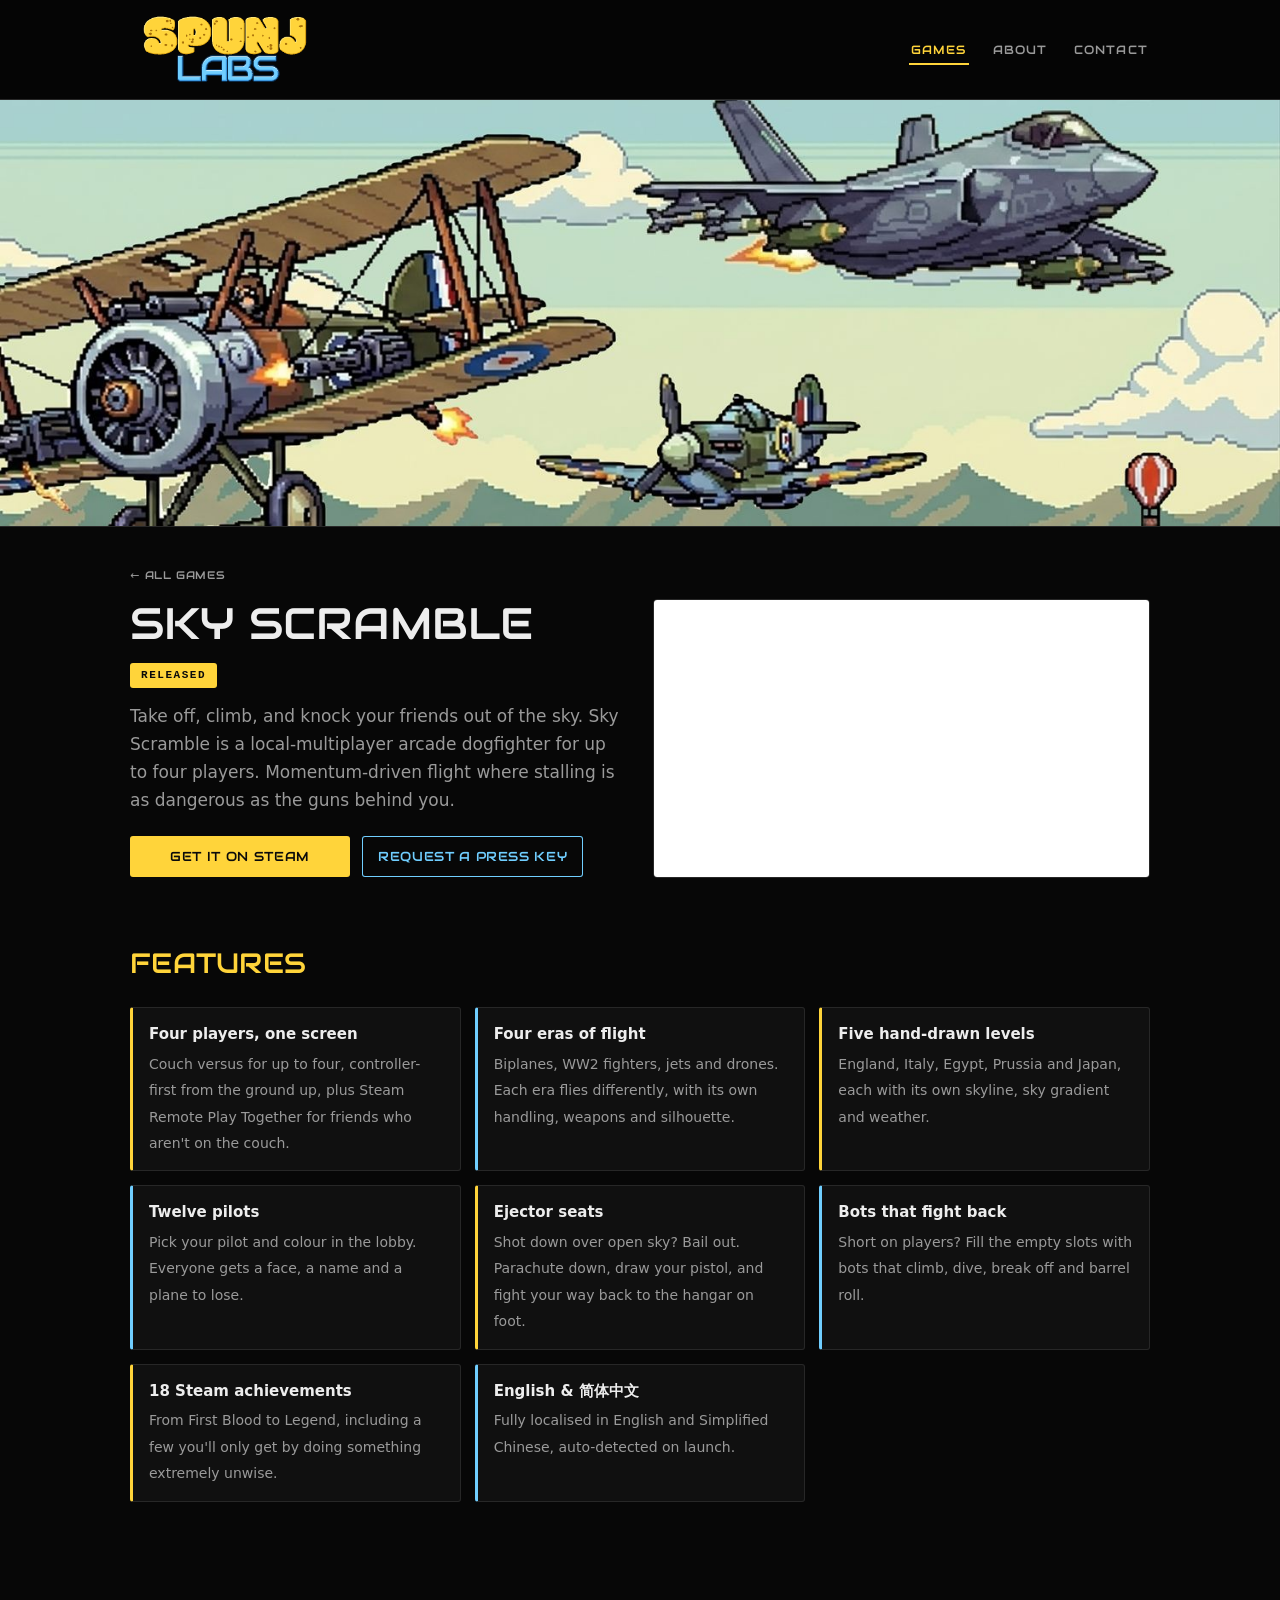
<file: sky-scramble.html>
<!doctype html>
<html lang="en">
<head>
<meta charset="utf-8">
<meta name="viewport" content="width=device-width,initial-scale=1">
<title>Sky Scramble | SpunjLabs</title>
<meta name="description" content="Sky Scramble is a local-multiplayer arcade dogfighter for up to four players. Four eras of aircraft, five levels, twelve pilots. Out now on Steam for Windows and Steam Deck.">
<link rel="canonical" href="https://spunjlabs.com/sky-scramble.html">
<meta name="color-scheme" content="dark">
<meta name="theme-color" content="#070707">
<link rel="preload" as="image" href="img/sky-scramble-hero.jpg" fetchpriority="high">
<link rel="icon" href="data:image/svg+xml,%3Csvg xmlns='http://www.w3.org/2000/svg' viewBox='0 0 32 32'%3E%3Crect width='32' height='32' rx='7' fill='%23070707'/%3E%3Ctext x='16' y='23' font-family='Verdana,DejaVu Sans,sans-serif' font-size='19' font-weight='700' fill='%23ffd43a' text-anchor='middle'%3ES%3C/text%3E%3Crect x='7' y='25' width='18' height='3' rx='1.5' fill='%2370ceff'/%3E%3C/svg%3E">
<meta property="og:type" content="article">
<meta property="og:site_name" content="SpunjLabs">
<meta property="og:title" content="Sky Scramble | SpunjLabs">
<meta property="og:description" content="Local-multiplayer arcade dogfighting for up to four players. Out now on Steam.">
<meta property="og:url" content="https://spunjlabs.com/sky-scramble.html">
<meta property="og:image" content="https://spunjlabs.com/img/og-sky-scramble.jpg">
<meta property="og:image:width" content="1200">
<meta property="og:image:height" content="630">
<meta name="twitter:card" content="summary_large_image">
<link rel="preconnect" href="https://fonts.googleapis.com">
<link rel="preconnect" href="https://fonts.gstatic.com" crossorigin>
<link rel="stylesheet" href="https://fonts.googleapis.com/css2?family=Audiowide&family=Modak&display=swap">
<link rel="stylesheet" href="style.css">
</head>
<body>
<a class="skip" href="#main">Skip to content</a>

<header class="site-head">
  <div class="head-in">
    <a class="brand" href="./" aria-label="SpunjLabs home">
      <img src="img/spunjlabs.png" alt="SpunjLabs" width="320" height="119" decoding="async">
    </a>
    <nav aria-label="Primary">
      <ul>
        <li><a href="./#games" aria-current="page">Games</a></li>
        <li><a href="./#about">About</a></li>
        <li><a href="./#contact">Contact</a></li>
      </ul>
    </nav>
  </div>
</header>

<main id="main">

  <div class="hero-img">
    <img src="img/sky-scramble-hero.jpg" alt="Pixel-art biplane, Spitfire and jet fighter dogfighting above mountains" width="1500" height="500" fetchpriority="high" decoding="async">
  </div>

  <section class="sec">
    <a class="back" href="./#games">&larr; All games</a>
    <div class="intro-cols">
      <div>
        <div class="title-row">
          <h1>Sky Scramble</h1>
          <span class="status">Released</span>
        </div>
        <p class="lead" style="margin:0 0 22px;max-width:70ch">Take off, climb, and knock your friends out of the sky. Sky Scramble is a local-multiplayer arcade dogfighter for up to four players. Momentum-driven flight where stalling is as dangerous as the guns behind you.</p>
        <div class="btn-row">
          <a class="btn" href="https://store.steampowered.com/app/4885880/" rel="noopener">Get it on Steam</a>
          <a class="btn ghost" href="./#contact">Request a press key</a>
        </div>
      </div>
      <div class="video">
        <iframe src="https://www.youtube-nocookie.com/embed/O5lhikDqUYQ" title="Sky Scramble launch trailer" loading="lazy" allow="accelerometer; autoplay; clipboard-write; encrypted-media; gyroscope; picture-in-picture; web-share" referrerpolicy="strict-origin-when-cross-origin" allowfullscreen></iframe>
      </div>
    </div>
  </section>

  <section class="sec cv" aria-labelledby="feat-h">
    <h2 id="feat-h">Features</h2>
    <ul class="features">
      <li><b>Four players, one screen</b><span>Couch versus for up to four, controller-first from the ground up, plus Steam Remote Play Together for friends who aren't on the couch.</span></li>
      <li><b>Four eras of flight</b><span>Biplanes, WW2 fighters, jets and drones. Each era flies differently, with its own handling, weapons and silhouette.</span></li>
      <li><b>Five hand-drawn levels</b><span>England, Italy, Egypt, Prussia and Japan, each with its own skyline, sky gradient and weather.</span></li>
      <li><b>Twelve pilots</b><span>Pick your pilot and colour in the lobby. Everyone gets a face, a name and a plane to lose.</span></li>
      <li><b>Ejector seats</b><span>Shot down over open sky? Bail out. Parachute down, draw your pistol, and fight your way back to the hangar on foot.</span></li>
      <li><b>Bots that fight back</b><span>Short on players? Fill the empty slots with bots that climb, dive, break off and barrel roll.</span></li>
      <li><b>18 Steam achievements</b><span>From First Blood to Legend, including a few you'll only get by doing something extremely unwise.</span></li>
      <li><b>English &amp; 简体中文</b><span>Fully localised in English and Simplified Chinese, auto-detected on launch.</span></li>
    </ul>
  </section>

  <section class="sec cv" aria-labelledby="shots-h">
    <h2 id="shots-h">Screenshots</h2>
    <ul class="shots">
      <li><img src="img/ss-shot-1.jpg" alt="Four planes dogfighting over the English countryside level" width="800" height="450" loading="lazy" decoding="async"></li>
      <li><img src="img/ss-shot-2.jpg" alt="Aerial combat above the Japan level at sunset" width="800" height="450" loading="lazy" decoding="async"></li>
      <li><img src="img/ss-shot-3.jpg" alt="Planes silhouetted against the golden Italian sunset level" width="800" height="450" loading="lazy" decoding="async"></li>
    </ul>
  </section>

  <section class="sec cv" aria-labelledby="spec-h">
    <h2 id="spec-h">Details</h2>
    <table class="spec">
      <tbody>
        <tr><th scope="row">Status</th><td>Released: version 1.0, actively patched</td></tr>
        <tr><th scope="row">Players</th><td>1–4 local (bots fill empty slots)</td></tr>
        <tr><th scope="row">Platforms</th><td>Windows, Linux / Steam Deck</td></tr>
        <tr><th scope="row">Engine</th><td>Godot 4.6</td></tr>
        <tr><th scope="row">Input</th><td>Gamepad recommended, keyboard supported</td></tr>
        <tr><th scope="row">Languages</th><td>English, Simplified Chinese</td></tr>
        <tr><th scope="row">Store</th><td><a href="https://store.steampowered.com/app/4885880/" rel="noopener">Steam</a></td></tr>
      </tbody>
    </table>
  </section>

</main>

<footer class="site-foot">
  <div class="foot-in">
    <nav aria-label="Footer">
      <ul class="foot-nav">
        <li><a href="./#games">Games</a></li>
        <li><a href="sky-scramble.html">Sky Scramble</a></li>
        <li><a href="tetragrade.html">Tetragrade</a></li>
        <li><a href="./#about">About</a></li>
        <li><a href="mailto:spunjlabs@gmail.com">Contact</a></li>
      </ul>
    </nav>
    <p class="copy">© 2026 SpunjLabs. All rights reserved.</p>
  </div>
</footer>

<script type="application/ld+json">
{"@context":"https://schema.org","@type":"VideoGame","name":"Sky Scramble","url":"https://spunjlabs.com/sky-scramble.html","image":"https://spunjlabs.com/img/og-sky-scramble.jpg","description":"Local-multiplayer arcade dogfighter for up to four players across four eras of flight.","genre":["Arcade","Action","Local Multiplayer"],"gamePlatform":["PC","Steam Deck"],"operatingSystem":["Windows","Linux"],"playMode":["SinglePlayer","CoOp","MultiPlayer"],"inLanguage":["en","zh-Hans"],"publisher":{"@type":"Organization","name":"SpunjLabs","url":"https://spunjlabs.com/"},"author":{"@type":"Organization","name":"SpunjLabs"},"sameAs":["https://store.steampowered.com/app/4885880/"]}
</script>
</body>
</html>
</file>
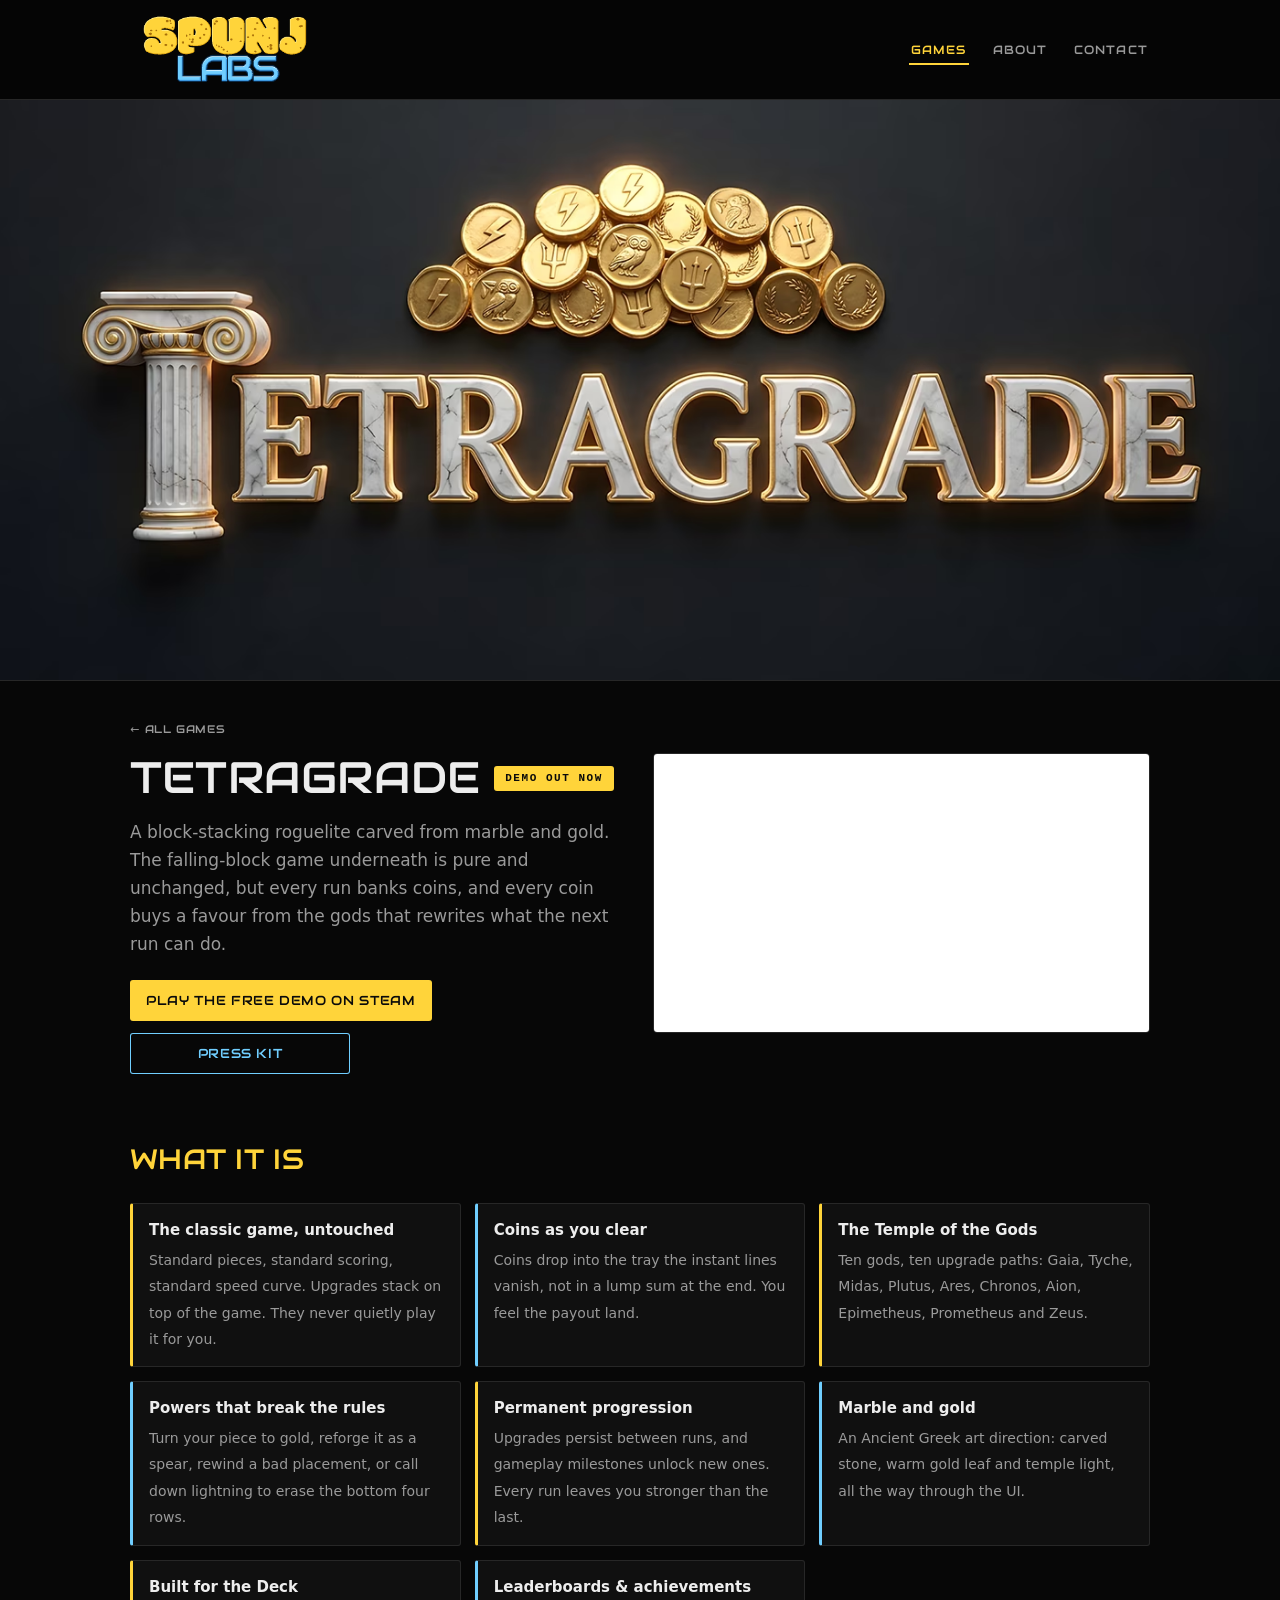
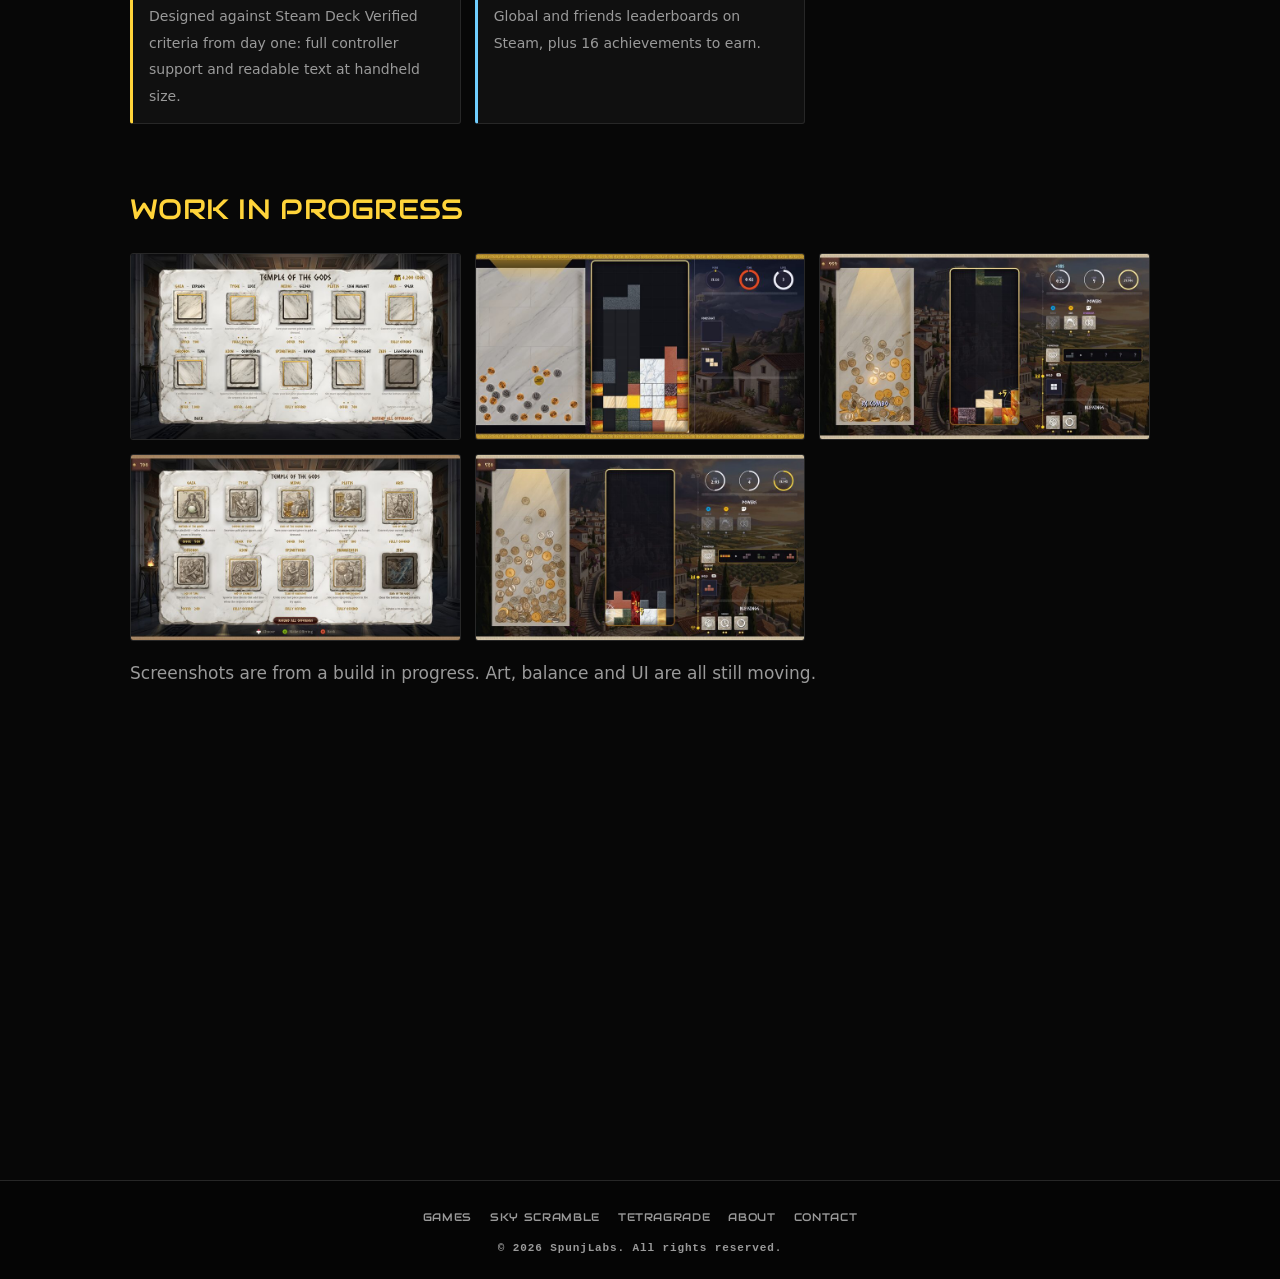
<file: tetragrade.html>
<!doctype html>
<html lang="en">
<head>
<meta charset="utf-8">
<meta name="viewport" content="width=device-width,initial-scale=1">
<title>Tetragrade | SpunjLabs</title>
<meta name="description" content="Tetragrade is a block-stacking roguelite in marble and gold. Clear lines, earn coins, and spend them at the Temple of the Gods on powers that bend the rules. Free demo out now on Steam; full release Q1 2027 for PC and Steam Deck.">
<link rel="canonical" href="https://spunjlabs.com/tetragrade.html">
<meta name="color-scheme" content="dark">
<meta name="theme-color" content="#070707">
<link rel="preload" as="image" href="img/tetragrade-hero.avif" fetchpriority="high">
<link rel="icon" href="data:image/svg+xml,%3Csvg xmlns='http://www.w3.org/2000/svg' viewBox='0 0 32 32'%3E%3Crect width='32' height='32' rx='7' fill='%23070707'/%3E%3Ctext x='16' y='23' font-family='Verdana,DejaVu Sans,sans-serif' font-size='19' font-weight='700' fill='%23ffd43a' text-anchor='middle'%3ES%3C/text%3E%3Crect x='7' y='25' width='18' height='3' rx='1.5' fill='%2370ceff'/%3E%3C/svg%3E">
<meta property="og:type" content="article">
<meta property="og:site_name" content="SpunjLabs">
<meta property="og:title" content="Tetragrade | SpunjLabs">
<meta property="og:description" content="A block-stacking roguelite in marble and gold. Clear lines, buy favours from the gods. Free demo out now on Steam.">
<meta property="og:url" content="https://spunjlabs.com/tetragrade.html">
<meta property="og:image" content="https://spunjlabs.com/img/og-tetragrade.jpg">
<meta property="og:image:width" content="1200">
<meta property="og:image:height" content="630">
<meta name="twitter:card" content="summary_large_image">
<link rel="preconnect" href="https://fonts.googleapis.com">
<link rel="preconnect" href="https://fonts.gstatic.com" crossorigin>
<link rel="stylesheet" href="https://fonts.googleapis.com/css2?family=Audiowide&family=Modak&display=swap">
<link rel="stylesheet" href="style.css">
</head>
<body>
<a class="skip" href="#main">Skip to content</a>

<header class="site-head">
  <div class="head-in">
    <a class="brand" href="./" aria-label="SpunjLabs home">
      <img src="img/spunjlabs.png" alt="SpunjLabs" width="320" height="119" decoding="async">
    </a>
    <nav aria-label="Primary">
      <ul>
        <li><a href="./#games" aria-current="page">Games</a></li>
        <li><a href="./#about">About</a></li>
        <li><a href="./#contact">Contact</a></li>
      </ul>
    </nav>
  </div>
</header>

<main id="main">

  <div class="hero-img tall">
    <img src="img/tetragrade-hero.avif" alt="Tetragrade logo in carved gold and stone against a dark marble slab" width="1400" height="636" fetchpriority="high" decoding="async">
  </div>

  <section class="sec">
    <a class="back" href="./#games">&larr; All games</a>
    <div class="intro-cols">
      <div>
        <div class="title-row">
          <h1>Tetragrade</h1>
          <span class="status">Demo out now</span>
        </div>
        <p class="lead" style="margin:0 0 22px;max-width:70ch">A block-stacking roguelite carved from marble and gold. The falling-block game underneath is pure and unchanged, but every run banks coins, and every coin buys a favour from the gods that rewrites what the next run can do.</p>
        <div class="btn-row">
          <a class="btn" href="https://store.steampowered.com/app/5144340/Tetragrade/" rel="noopener">Play the free demo on Steam</a>
          <a class="btn ghost" href="tetragrade-press/">Press kit</a>
        </div>
      </div>
      <div class="video">
        <iframe src="https://www.youtube-nocookie.com/embed/oSFhd812OiM" title="Tetragrade announcement trailer" loading="lazy" allow="accelerometer; autoplay; clipboard-write; encrypted-media; gyroscope; picture-in-picture; web-share" referrerpolicy="strict-origin-when-cross-origin" allowfullscreen></iframe>
      </div>
    </div>
  </section>

  <section class="sec cv" aria-labelledby="feat-h">
    <h2 id="feat-h">What it is</h2>
    <ul class="features">
      <li><b>The classic game, untouched</b><span>Standard pieces, standard scoring, standard speed curve. Upgrades stack on top of the game. They never quietly play it for you.</span></li>
      <li><b>Coins as you clear</b><span>Coins drop into the tray the instant lines vanish, not in a lump sum at the end. You feel the payout land.</span></li>
      <li><b>The Temple of the Gods</b><span>Ten gods, ten upgrade paths: Gaia, Tyche, Midas, Plutus, Ares, Chronos, Aion, Epimetheus, Prometheus and Zeus.</span></li>
      <li><b>Powers that break the rules</b><span>Turn your piece to gold, reforge it as a spear, rewind a bad placement, or call down lightning to erase the bottom four rows.</span></li>
      <li><b>Permanent progression</b><span>Upgrades persist between runs, and gameplay milestones unlock new ones. Every run leaves you stronger than the last.</span></li>
      <li><b>Marble and gold</b><span>An Ancient Greek art direction: carved stone, warm gold leaf and temple light, all the way through the UI.</span></li>
      <li><b>Built for the Deck</b><span>Designed against Steam Deck Verified criteria from day one: full controller support and readable text at handheld size.</span></li>
      <li><b>Leaderboards &amp; achievements</b><span>Global and friends leaderboards on Steam, plus 16 achievements to earn.</span></li>
    </ul>
  </section>

  <section class="sec cv" aria-labelledby="shots-h">
    <h2 id="shots-h">Work in progress</h2>
    <ul class="shots">
      <li><img src="img/tg-shot-1.jpg" alt="The Temple of the Gods upgrade screen, a marble slab of ten god upgrade cards" width="800" height="450" loading="lazy" decoding="async"></li>
      <li><img src="img/tg-shot-2.jpg" alt="In-game playfield with the coin tray HUD filling with gold" width="800" height="450" loading="lazy" decoding="async"></li>
      <li><img src="img/tg-shot-3.jpg" alt="A 3x combo lands as gold and silver coins pour into the marble coin tray beside the playfield" width="800" height="450" loading="lazy" decoding="async"></li>
      <li><img src="img/tg-shot-4.jpg" alt="The Temple of the Gods offering screen with ten carved god cards, their costs and effects" width="800" height="450" loading="lazy" decoding="async"></li>
      <li><img src="img/tg-shot-5.jpg" alt="Mid-run playfield above an Athenian valley, with the Powers and Blessings sidebar showing Midas, Ares and Epimetheus" width="800" height="450" loading="lazy" decoding="async"></li>
    </ul>
    <p class="lead" style="max-width:70ch;margin:18px 0 0">Screenshots are from a build in progress. Art, balance and UI are all still moving.</p>
  </section>

  <section class="sec cv" aria-labelledby="spec-h">
    <h2 id="spec-h">Details</h2>
    <table class="spec">
      <tbody>
        <tr><th scope="row">Status</th><td>Free demo out now. Full release Q1 2027</td></tr>
        <tr><th scope="row">Players</th><td>Single player</td></tr>
        <tr><th scope="row">Platforms</th><td>Windows, Steam Deck</td></tr>
        <tr><th scope="row">Engine</th><td>Godot 4.6</td></tr>
        <tr><th scope="row">Input</th><td>Gamepad and keyboard</td></tr>
        <tr><th scope="row">Store</th><td><a href="https://store.steampowered.com/app/5144340/Tetragrade/" rel="noopener">Tetragrade on Steam</a>. Wishlist it to hear when the full game launches</td></tr>
      </tbody>
    </table>
  </section>

</main>

<footer class="site-foot">
  <div class="foot-in">
    <nav aria-label="Footer">
      <ul class="foot-nav">
        <li><a href="./#games">Games</a></li>
        <li><a href="sky-scramble.html">Sky Scramble</a></li>
        <li><a href="tetragrade.html">Tetragrade</a></li>
        <li><a href="./#about">About</a></li>
        <li><a href="mailto:spunjlabs@gmail.com">Contact</a></li>
      </ul>
    </nav>
    <p class="copy">© 2026 SpunjLabs. All rights reserved.</p>
  </div>
</footer>

<script type="application/ld+json">
{"@context":"https://schema.org","@type":"VideoGame","name":"Tetragrade","url":"https://spunjlabs.com/tetragrade.html","image":"https://spunjlabs.com/img/og-tetragrade.jpg","description":"A block-stacking roguelite in marble and gold. Clear lines, earn coins, and buy favours from the gods.","genre":["Puzzle","Roguelite","Arcade"],"gamePlatform":["PC","Steam Deck"],"operatingSystem":["Windows"],"playMode":"SinglePlayer","sameAs":["https://store.steampowered.com/app/5144340/"],"publisher":{"@type":"Organization","name":"SpunjLabs","url":"https://spunjlabs.com/"},"author":{"@type":"Organization","name":"SpunjLabs"}}
</script>
</body>
</html>
</file>
<file: style.css>
*,*::before,*::after{box-sizing:border-box}
html{-webkit-text-size-adjust:100%}
body{margin:0}
img{display:block;max-width:100%;height:auto}
:root{
--bg:#070707;--panel:#101010;--line:#272727;
--yellow:#ffd43a;--blue:#70ceff;
--fg:#ededed;--mut:#9a9a9a;
--wide:"Audiowide",ui-sans-serif,system-ui,sans-serif;
--display:"Modak",system-ui,sans-serif;
--sans:ui-sans-serif,system-ui,-apple-system,"Segoe UI",Roboto,"Helvetica Neue",Arial,sans-serif;
--mono:ui-monospace,SFMono-Regular,"Cascadia Mono",Menlo,Consolas,monospace;
--wrap:1060px}
body{background:var(--bg);color:var(--fg);font:400 16px/1.65 var(--sans)}
.skip{position:absolute;left:-9999px}
.skip:focus{left:8px;top:8px;z-index:9;background:var(--yellow);color:#000;padding:8px 12px;border-radius:3px;font:700 13px var(--mono)}
:focus-visible{outline:2px solid var(--blue);outline-offset:3px}
.site-head{border-bottom:1px solid var(--line);background:#050505}
.head-in{max-width:var(--wrap);margin:0 auto;padding:14px 20px;display:flex;align-items:center;gap:20px;justify-content:space-between;flex-wrap:wrap}
.brand{display:inline-flex;flex:none}
.brand img{width:190px;height:71px}
.site-head nav ul{display:flex;gap:22px;list-style:none;margin:0;padding:0;flex-wrap:wrap}
.site-head nav a{font:400 12px/1 var(--wide);letter-spacing:.1em;text-transform:uppercase;color:var(--mut);text-decoration:none;padding:6px 2px;border-bottom:2px solid transparent;transition:color .15s}
.site-head nav a:hover{color:var(--blue)}
.site-head nav a[aria-current]{color:var(--yellow);border-bottom-color:var(--yellow)}
.hero{max-width:var(--wrap);margin:0 auto;padding:56px 20px 22px;text-align:center}
h1{font:400 clamp(28px,4.8vw,44px)/1.14 var(--wide);letter-spacing:.005em;text-transform:uppercase;margin:0 0 16px}
.lead{color:var(--mut);max-width:58ch;margin:0 auto;font-size:17px}
.accent{color:var(--yellow)}
.accent-2{color:var(--blue)}
.hero h1 .accent{display:inline-block;font:400 1.5em/1 var(--display);text-transform:none;letter-spacing:.01em;margin-top:.12em}
.sec{max-width:var(--wrap);margin:0 auto;padding:34px 20px}
.sec h2{font:400 clamp(20px,3vw,28px)/1.25 var(--wide);text-transform:uppercase;letter-spacing:.01em;color:var(--yellow);margin:0 0 26px}
.sec.center h2{text-align:center}
.grid{display:grid;gap:22px;grid-template-columns:repeat(auto-fit,minmax(300px,1fr))}
.card{background:var(--panel);border:1px solid var(--line);border-radius:4px;overflow:hidden;display:flex;flex-direction:column;transition:border-color .15s}
.card:hover{border-color:#44474a}
.tab{display:flex;align-items:stretch;background:#0c0c0c;border-bottom:1px solid var(--line)}
.tab span{font:700 11px/26px var(--mono);letter-spacing:.12em;padding:0 10px;white-space:nowrap}
.tab i{flex:1;background:var(--yellow);clip-path:polygon(22px 0,100% 0,100% 100%,0 100%)}
.tab i.blue{background:var(--blue)}
.media{display:block;aspect-ratio:460/215;background:#000;border-bottom:1px solid var(--line)}
.media img{width:100%;height:100%;object-fit:cover}
.card-body{padding:18px;display:flex;flex-direction:column;gap:12px;flex:1}
.eyebrow{font:700 11px/1 var(--mono);letter-spacing:.14em;color:var(--blue);margin:0;text-transform:uppercase}
.card h3{font:400 18px/1.25 var(--wide);text-transform:uppercase;margin:0}
.card h3 a{color:inherit;text-decoration:none}
.card h3 a:hover{color:var(--yellow)}
.card p{margin:0;color:var(--mut);font-size:15px}
.chips{display:flex;flex-wrap:wrap;gap:6px;list-style:none;margin:0;padding:0}
.chips li{font:600 11px/1 var(--mono);letter-spacing:.08em;color:var(--mut);border:1px solid var(--line);border-radius:99px;padding:5px 9px;text-transform:uppercase}
.platforms{display:flex;align-items:center;gap:12px;list-style:none;margin:-4px 0 0;padding:0;color:#fff}
.platforms svg{display:block;width:33px;height:33px}
.platforms.soon{color:var(--mut);opacity:.65}
.btn{display:block;text-align:center;text-decoration:none;font:400 13px/1 var(--wide);letter-spacing:.05em;text-transform:uppercase;background:var(--yellow);color:#0a0a0a;padding:14px 16px;border-radius:3px;margin-top:auto;transition:background .15s,color .15s}
.btn:hover{background:#ffe071}
.btn.ghost{background:transparent;color:var(--blue);box-shadow:inset 0 0 0 1px var(--blue)}
.btn.ghost:hover{background:rgba(112,206,255,.14);color:var(--blue)}
.btn-row{display:flex;flex-wrap:wrap;gap:12px;margin:0}
.btn-row .btn{margin-top:0;min-width:220px;flex:0 1 auto}
.cols{display:grid;gap:26px;grid-template-columns:repeat(auto-fit,minmax(260px,1fr))}
.intro-cols{display:grid;gap:26px;align-items:start;grid-template-columns:minmax(0,1fr) minmax(0,1fr)}
@media (max-width:860px){.intro-cols{grid-template-columns:minmax(0,1fr)}}
.video{position:relative;aspect-ratio:16/9;background:#000;border:1px solid var(--line);border-radius:4px;overflow:hidden}
.video iframe{position:absolute;inset:0;width:100%;height:100%;border:0}
.cols h3{font:400 13px/1.45 var(--wide);letter-spacing:.06em;text-transform:uppercase;color:var(--blue);margin:0 0 12px}
.link-list{list-style:none;margin:0;padding:0;display:grid;gap:10px;font-size:15px}
.link-list a{color:var(--fg);text-decoration:none;border-bottom:1px solid #333;transition:color .15s,border-color .15s}
.link-list a:hover{color:var(--blue);border-color:var(--blue)}
.link-list .note{color:var(--mut)}
.icon-link{display:inline-flex;align-items:center;gap:9px;border-bottom:0!important}
.icon-link svg{width:20px;height:20px;flex:none}
.icon-link span{border-bottom:1px solid #333;transition:border-color .15s}
.icon-link:hover span{border-color:var(--blue)}
.check-list li{display:flex;align-items:flex-start;gap:9px}
.check-list svg{width:20px;height:20px;flex:none;margin-top:2px;color:var(--yellow)}
.site-foot{border-top:1px solid var(--line);background:#050505;margin-top:44px}
.foot-in{max-width:var(--wrap);margin:0 auto;padding:22px 20px;text-align:center;display:grid;gap:10px}
.foot-nav{display:flex;justify-content:center;gap:18px;flex-wrap:wrap;list-style:none;margin:0;padding:0}
.foot-nav a{font:400 11px/1 var(--wide);letter-spacing:.06em;text-transform:uppercase;color:var(--mut);text-decoration:none}
.foot-nav a:hover{color:var(--blue)}
.copy{font:600 11px/1.6 var(--mono);letter-spacing:.08em;color:var(--mut);margin:0}
.hero-img{aspect-ratio:3/1;background:#000;border-bottom:1px solid var(--line)}
.hero-img img{width:100%;height:100%;object-fit:cover}
.hero-img.tall{aspect-ratio:1400/636}
.title-row{display:flex;align-items:center;gap:14px;flex-wrap:wrap;margin:0 0 14px}
.title-row h1{margin:0}
.status{font:700 11px/1 var(--mono);letter-spacing:.14em;text-transform:uppercase;padding:7px 11px;border-radius:3px;background:var(--yellow);color:#0a0a0a}
.status.wip{background:transparent;color:var(--blue);box-shadow:inset 0 0 0 1px var(--blue)}
.features{list-style:none;margin:0;padding:0;display:grid;gap:14px;grid-template-columns:repeat(auto-fit,minmax(250px,1fr))}
.features li{background:var(--panel);border:1px solid var(--line);border-left:3px solid var(--yellow);padding:14px 16px;border-radius:3px}
.features li:nth-child(even){border-left-color:var(--blue)}
.features b{display:block;font-size:15px;margin-bottom:4px}
.features span{color:var(--mut);font-size:14px}
.shots{display:grid;gap:14px;grid-template-columns:repeat(auto-fit,minmax(250px,1fr));margin:0;padding:0;list-style:none}
.shots img{width:100%;height:auto;border:1px solid var(--line);border-radius:3px}
.spec{width:100%;border-collapse:collapse;font-size:15px;text-align:left}
.spec th{color:var(--mut);font:600 12px/1.7 var(--mono);letter-spacing:.1em;text-transform:uppercase;padding:11px 18px 11px 0;border-bottom:1px solid var(--line);white-space:nowrap;vertical-align:top;font-weight:600}
.spec td{padding:11px 0;border-bottom:1px solid var(--line);vertical-align:top}
.sec p a,.spec a,.features a{color:var(--blue);text-decoration:underline;text-underline-offset:.15em}
.sec p a:hover,.spec a:hover,.features a:hover{color:#a6e0ff}
.cv{content-visibility:auto;contain-intrinsic-size:auto 520px}
.back{display:inline-block;font:400 11px/1 var(--wide);letter-spacing:.06em;text-transform:uppercase;color:var(--mut);text-decoration:none;margin-bottom:18px}
.back:hover{color:var(--blue)}
@media (prefers-reduced-motion:reduce){*{animation-duration:.01ms!important;transition-duration:.01ms!important}}
</file>
